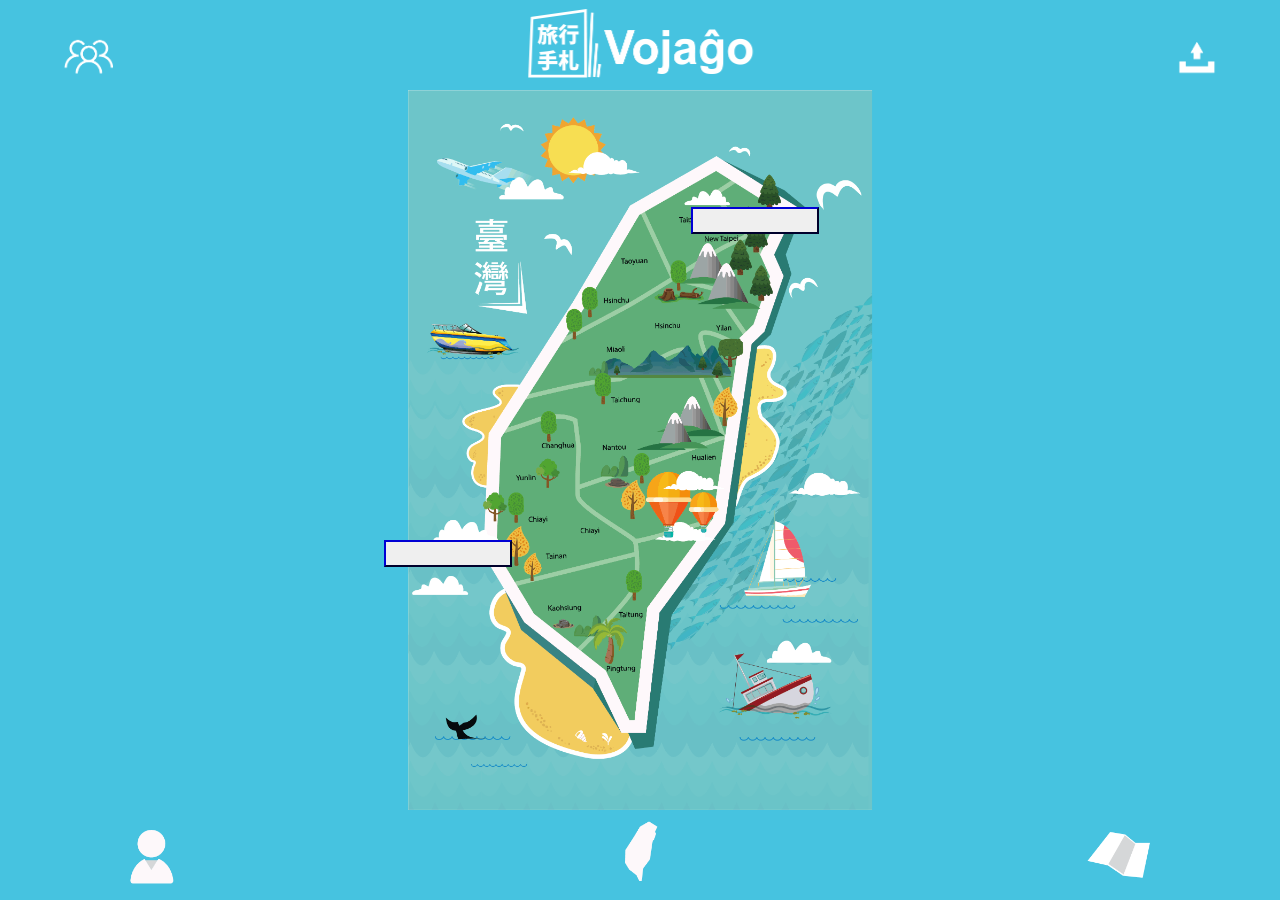
<file: homepage/homepage.html>
<!DOCTYPE html>
<html>
<head>
<meta charset="utf-8"/>
<link rel="stylesheet" type="text/css" href="homepage.css">
<script src="https://ajax.googleapis.com/ajax/libs/jquery/3.3.1/jquery.min.js"></script>
<script src="homepage.js"></script>
<script>

var x=0;
$(document).ready(function(){
	$("#friends").click(function(){
		if(x==0){
			$("#friend_list").animate({opacity:'1'});
			x++;
		}
		else{
			$("#friend_list").animate({opacity:'0'});
			x--;
		}
		console.log(x);
});
});
</script>
</head>
<body>
<div id="friend_list"></div>
<div class="banner" id="upper_banner">
	
	<img id="friends" src="assets/icon/01.png"/>
	<img id="logo_h" src="assets/icon/LOGOicon.png"/>
	<img id="logout" src="assets/icon/02.png"/>
</div>
<div id="map_bg">
	<img id="img_map" src="assets/map.gif"/>
</div>
<div class="banner" id="lower_banner">
	
<img id="profile" src="assets/icon/03.png"/>
<img id="homepage" src="assets/icon/profile.png"/>
<img id="map" src="assets/icon/05.png"/>

</div>
<button id="tainan_btn"/>
<button id="taipei_btn"/>



</body>
</html>
</file>
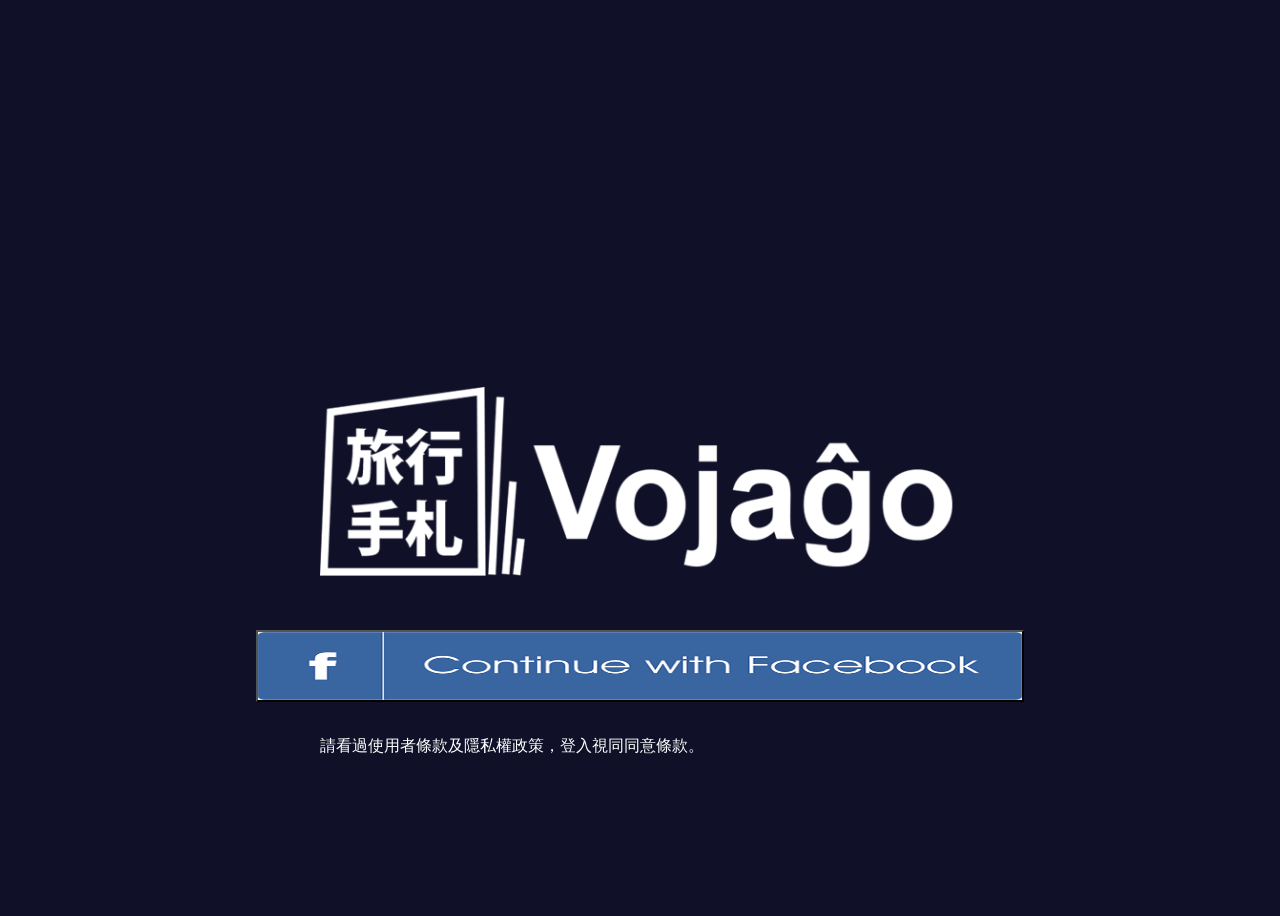
<file: login/login.html>
﻿<!DOCTYPE html>
<html>
<head>
<meta charset="utf-8"/>
<link rel="stylesheet" type="text/css" href="login.css">
<script src="https://ajax.googleapis.com/ajax/libs/jquery/3.3.1/jquery.min.js"></script>

<style>
div img{
width:100%;
height:auto;
}
</style>
</head>
<body>

<div id="logo">
	<img src="assets/logo.png">
</div>
<div id="word">
<p>請看過使用者條款及隱私權政策，登入視同同意條款。</p>
</div>
<button id="loginbtn"onclick="login()"></button>
<script src="fb.js"></script>
</body>
</html>
</file>
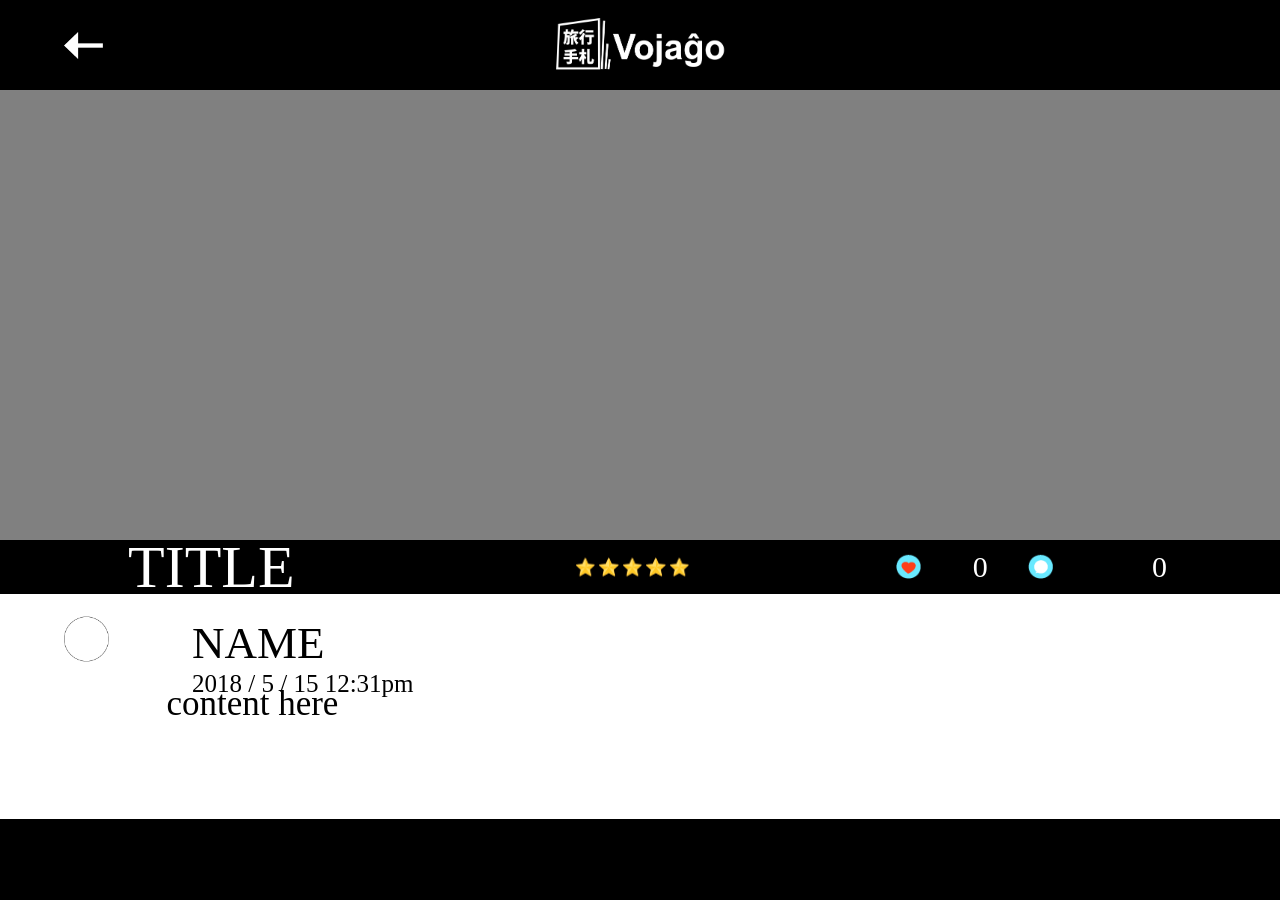
<file: post/post.html>
<!DOCTYPE html>
<html>
<head>
<meta charset="utf-8"/>
<link rel="stylesheet" type="text/css" href="post.css">
<script src="https://ajax.googleapis.com/ajax/libs/jquery/3.3.1/jquery.min.js"></script>
<script src="post.js"></script>
</head>
<body>

<div id="banner">
	<img id="back" src="assets/back.png"/>
	<img id="logo" src="assets/logo.png"/>
</div>
<div id="image"></div>

<div id="middle">
<div id="title">
	<div id="title_w">TITLE</div>
</div>
<div id="rating">
	<img class="star" id="star1" src="assets/star0.png"/>
	<img class="star" id="star2" src="assets/star0.png"/>
	<img class="star" id="star3" src="assets/star0.png"/>
	<img class="star" id="star4" src="assets/star0.png"/>
	<img class="star" id="star5" src="assets/star0.png"/>
</div>


<img id="like_icon" src="assets/like.png">

<div id="likes">
	<div id="like_count">0</div>
</div>

<img id="comment_icon" src="assets/comment.png">

<div id="comment">
	<div id="comment_count">0</div>
</div>
</div>

<div id="content">
	<div id="auther">
		<img id="auther_icon" src="assets/icon.png"/>
		<div id="auther_name">
			<div id="name">NAME</div>
			<div id="time">2018 / 5 / 15 12:31pm</div>
		</div>
	</div>
	<div id="content_w">content here</div>
</div>
<div id="bottom"></div>
</body>
</html>
</file>
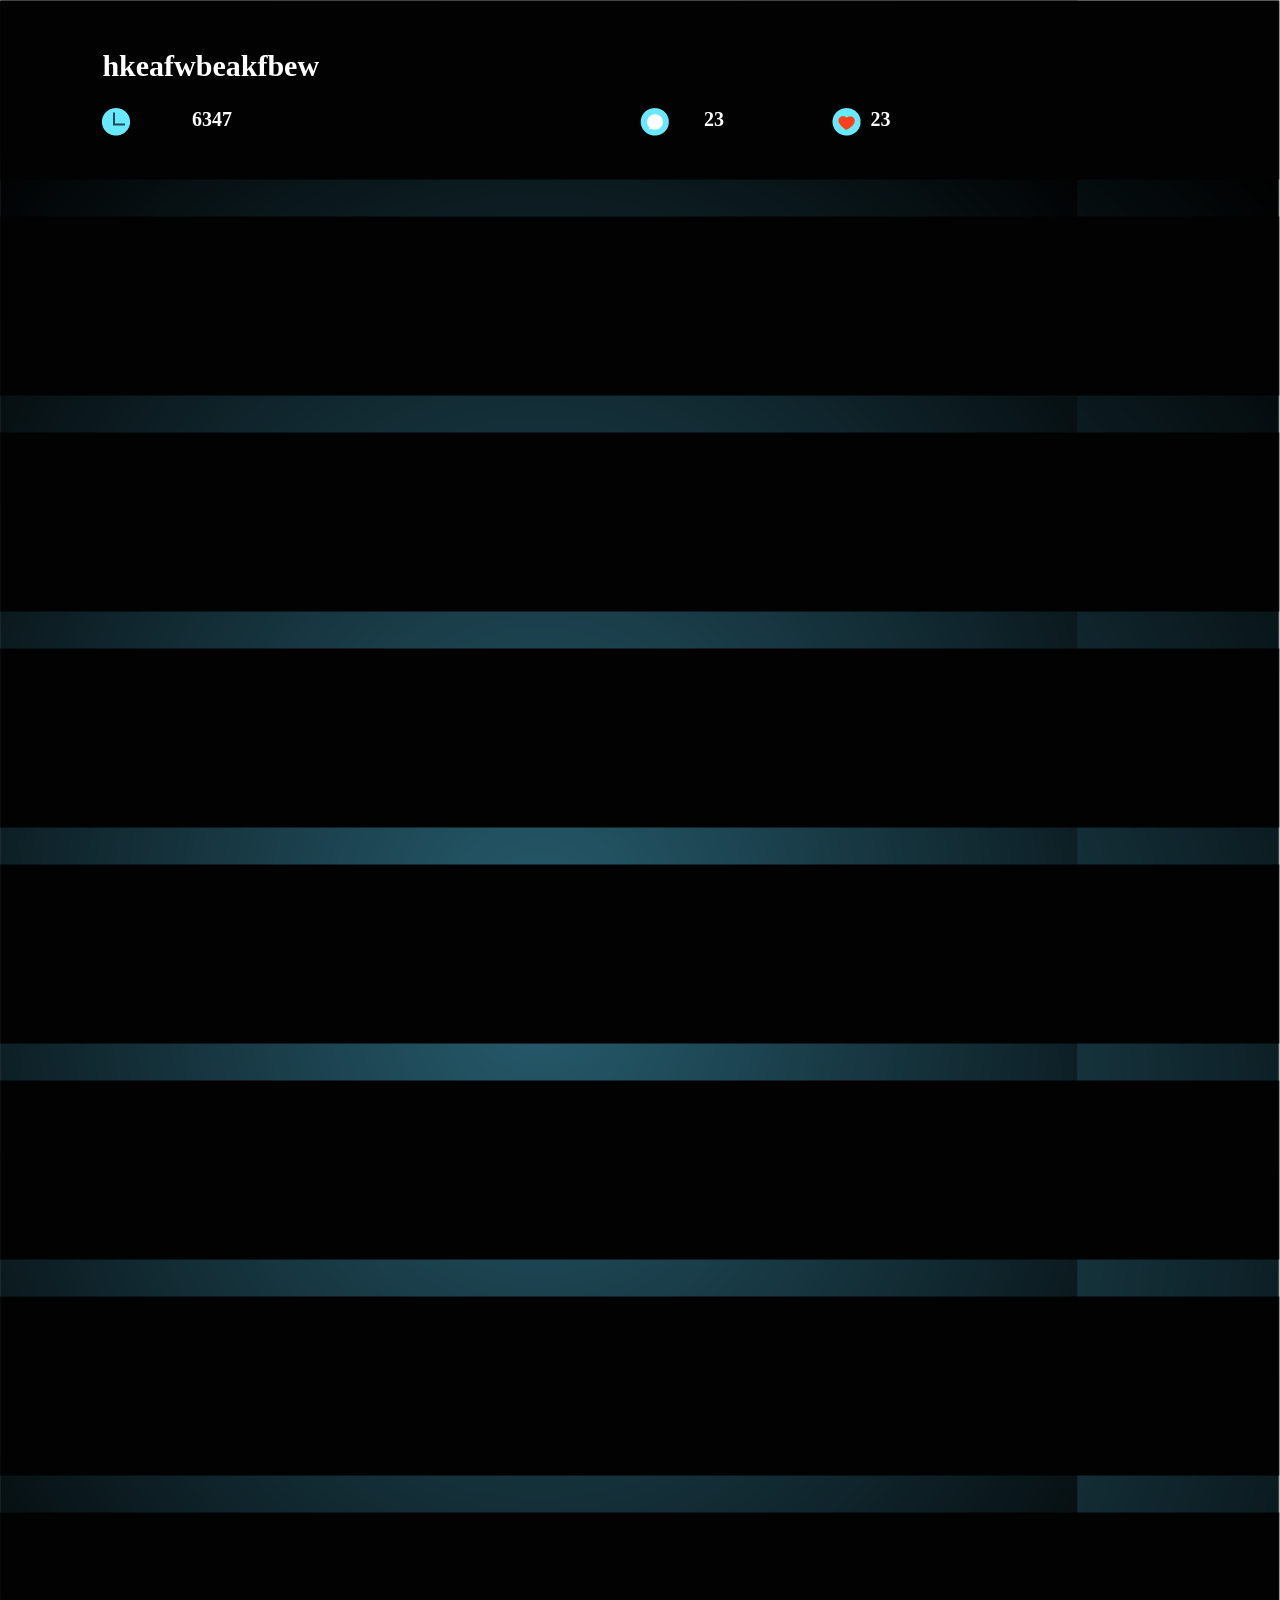
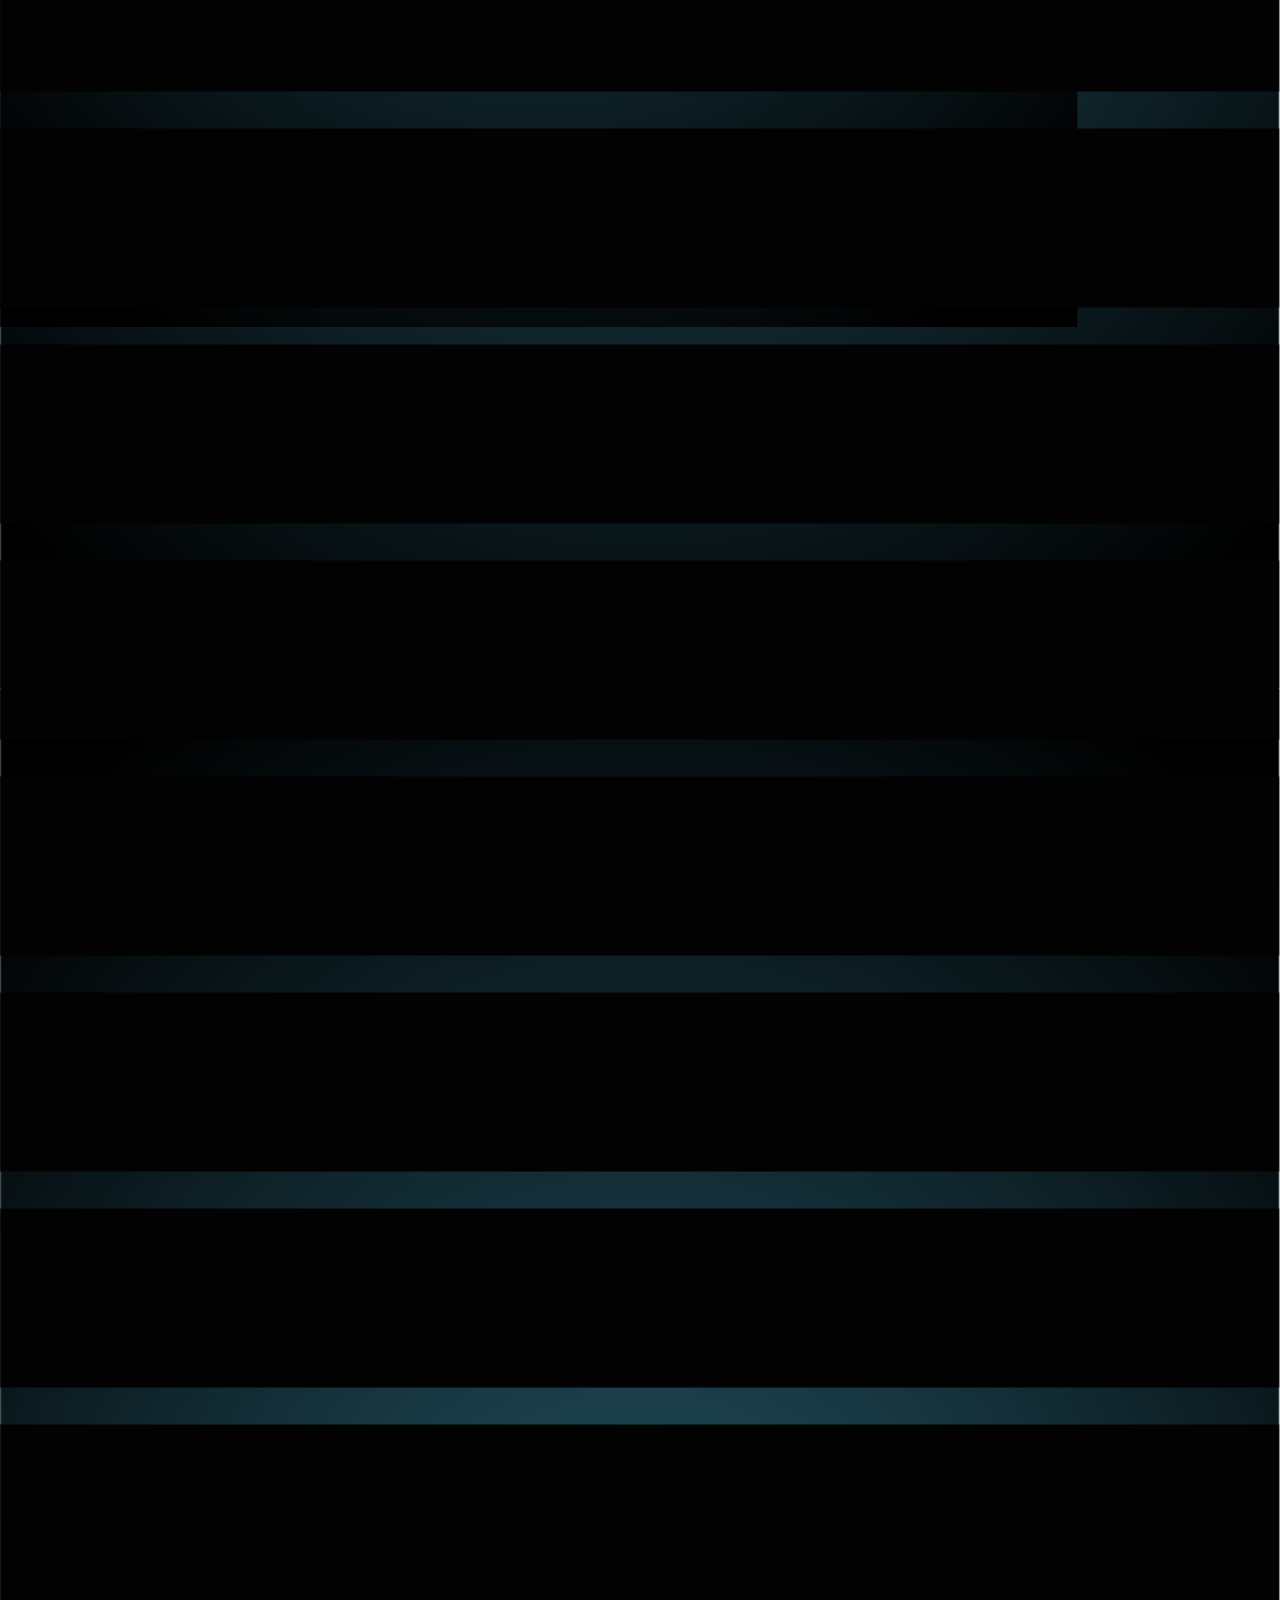
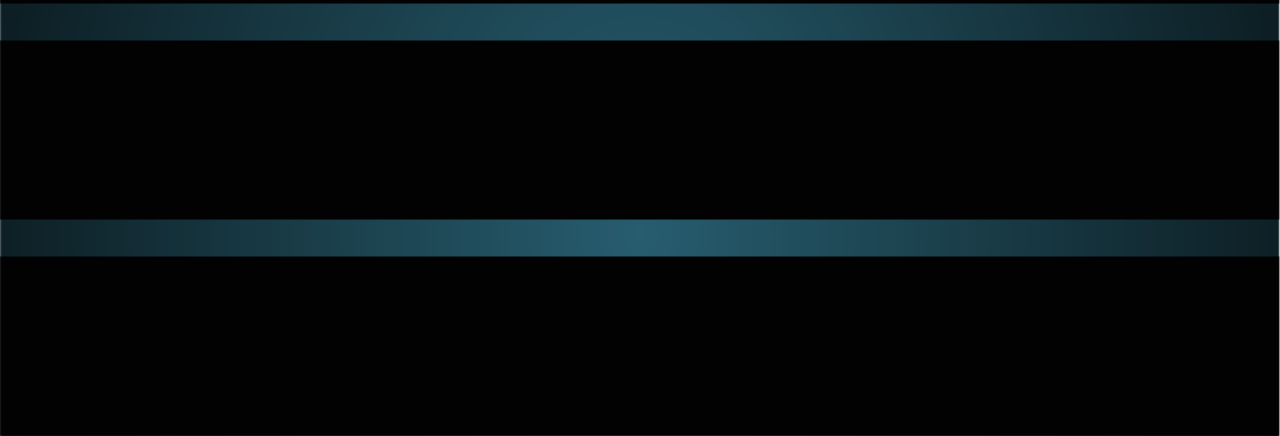
<file: house/letter/frame.html>
<!doctype>
<html>
  <head>
    <meta charset="utf-8">
    <title>frame</title>
    <link rel="stylesheet" type="text/css" href="frame.css">
    <script src="https://ajax.googleapis.com/ajax/libs/jquery/3.3.1/jquery.min.js"></script>
</head>
<body>
  <div class="back">
    <img src="./picture/background.png">
  </div>
  <div class="container">
    <div class="bar1">
      <div class="bar1_text">hkeafwbeakfbew</div>
      <img src="./picture/bar.png" width="100%" height="100%">
      <div class="bar1_p3"><img src="./picture/3.png"></div>  <!--clock-->
      <div class="bar1_time">6347</div>
      <div class="bar1_p1"><img src="./picture/1.png"></div>   <!--message-->
      <div class="bar1_message">23</div>
      <div class="bar1_p2"><img src="./picture/2.png"></div>    <!--heart-->
      <div class="bar1_heart">23</div>
    </div>
    <div class="bar2">
      <img src="./picture/bar.png" width="100%" height="100%"> 
    </div>
<div class="bar3">
      <img src="./picture/bar.png" width="100%" height="100%"> 
    </div>
 <div class="bar4">
      <img src="./picture/bar.png" width="100%" height="100%"> 
    </div>
    <div class="bar5">
      <img src="./picture/bar.png" width="100%" height="100%"> 
    </div>
<div class="bar6">
      <img src="./picture/bar.png" width="100%" height="100%"> 
    </div>
   <div class="bar7">
      <img src="./picture/bar.png" width="100%" height="100%"> 
    </div>
    <div class="bar8">
      <img src="./picture/bar.png" width="100%" height="100%"> 
    </div>
<div class="bar9">
      <img src="./picture/bar.png" width="100%" height="100%"> 
    </div>
<div class="bar10">
      <img src="./picture/bar.png" width="100%" height="100%"> 
    </div>
   <div class="bar11">
      <img src="./picture/bar.png" width="100%" height="100%"> 
    </div>
    <div class="bar12">
      <img src="./picture/bar.png" width="100%" height="100%"> 
    </div>
<div class="bar13">
      <img src="./picture/bar.png" width="100%" height="100%"> 
    </div>
<div class="bar14">
      <img src="./picture/bar.png" width="100%" height="100%"> 
    </div>
   <div class="bar15">
      <img src="./picture/bar.png" width="100%" height="100%"> 
    </div>
    <div class="bar16">
      <img src="./picture/bar.png" width="100%" height="100%"> 
    </div>
<div class="bar17">
      <img src="./picture/bar.png" width="100%" height="100%"> 
    </div>
    </div>

    </div>
</body>
<script src="./letter.js"></script>
</html>
</file>
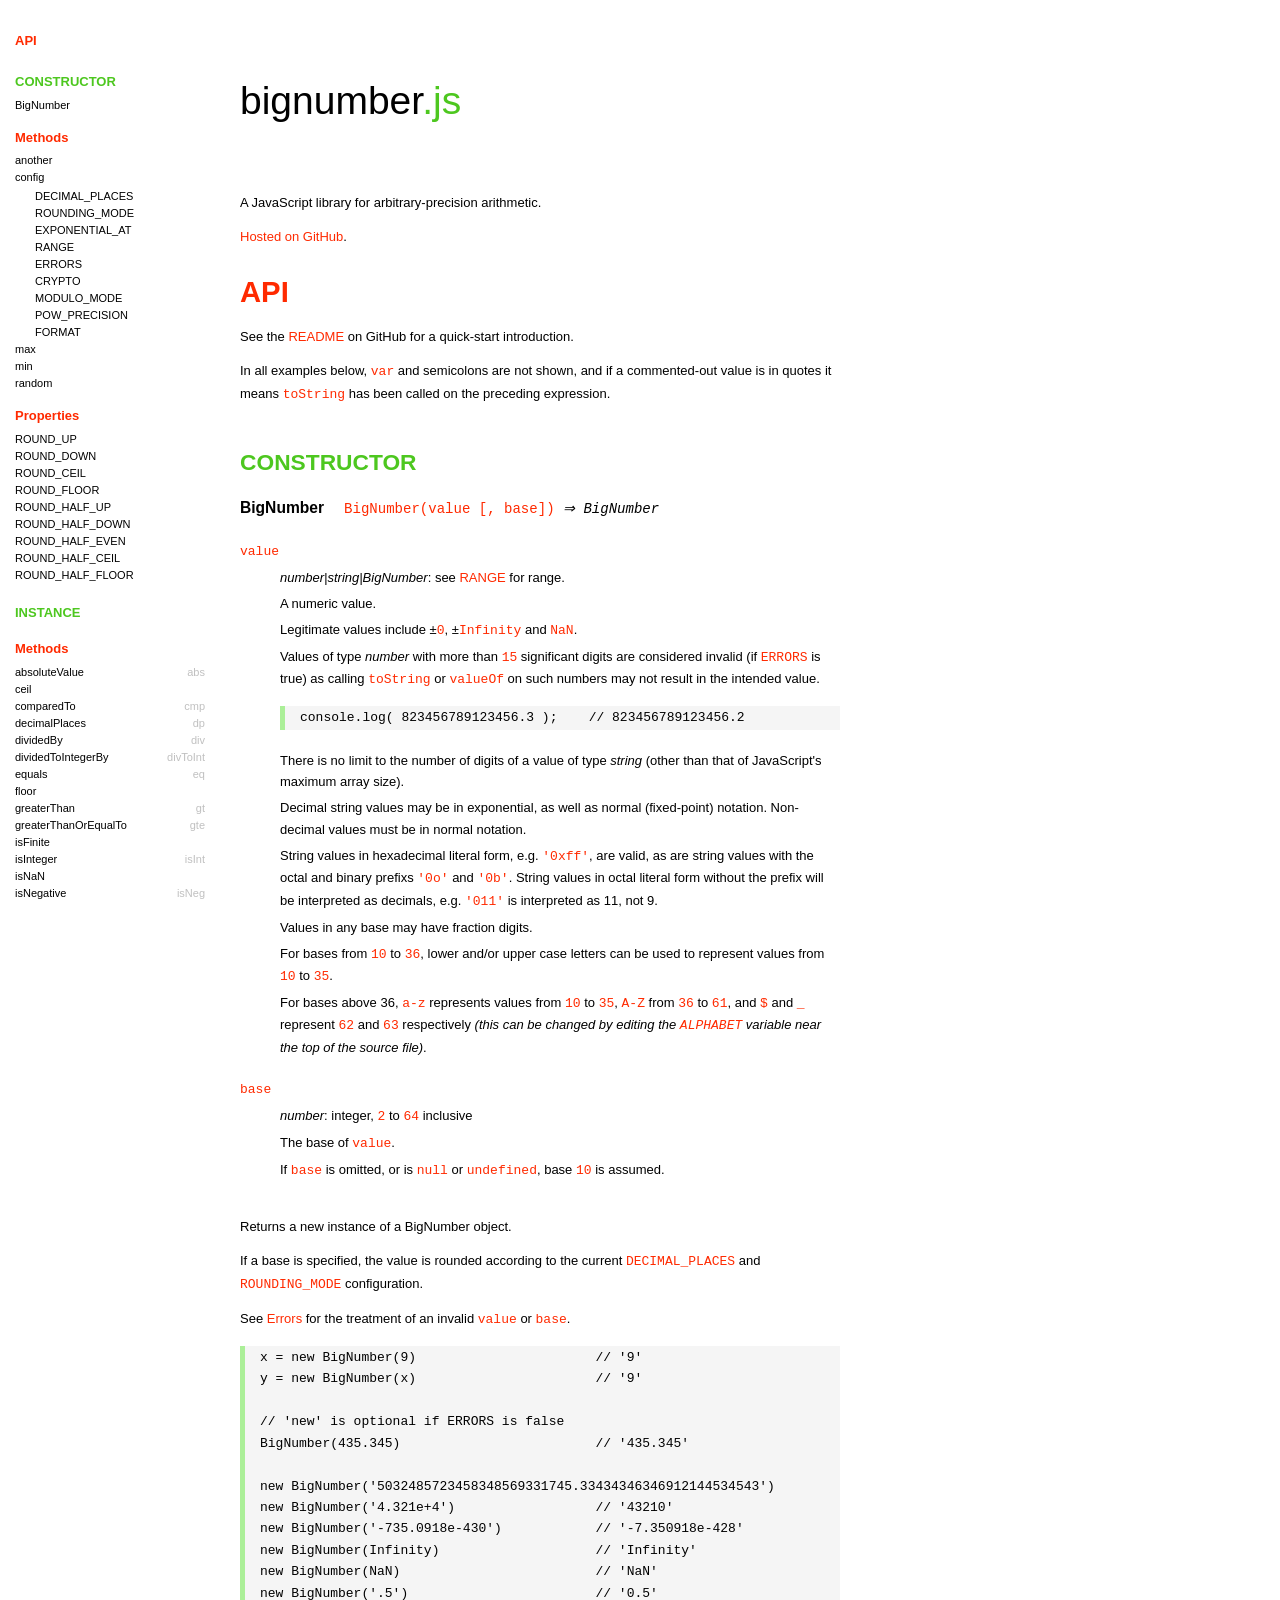
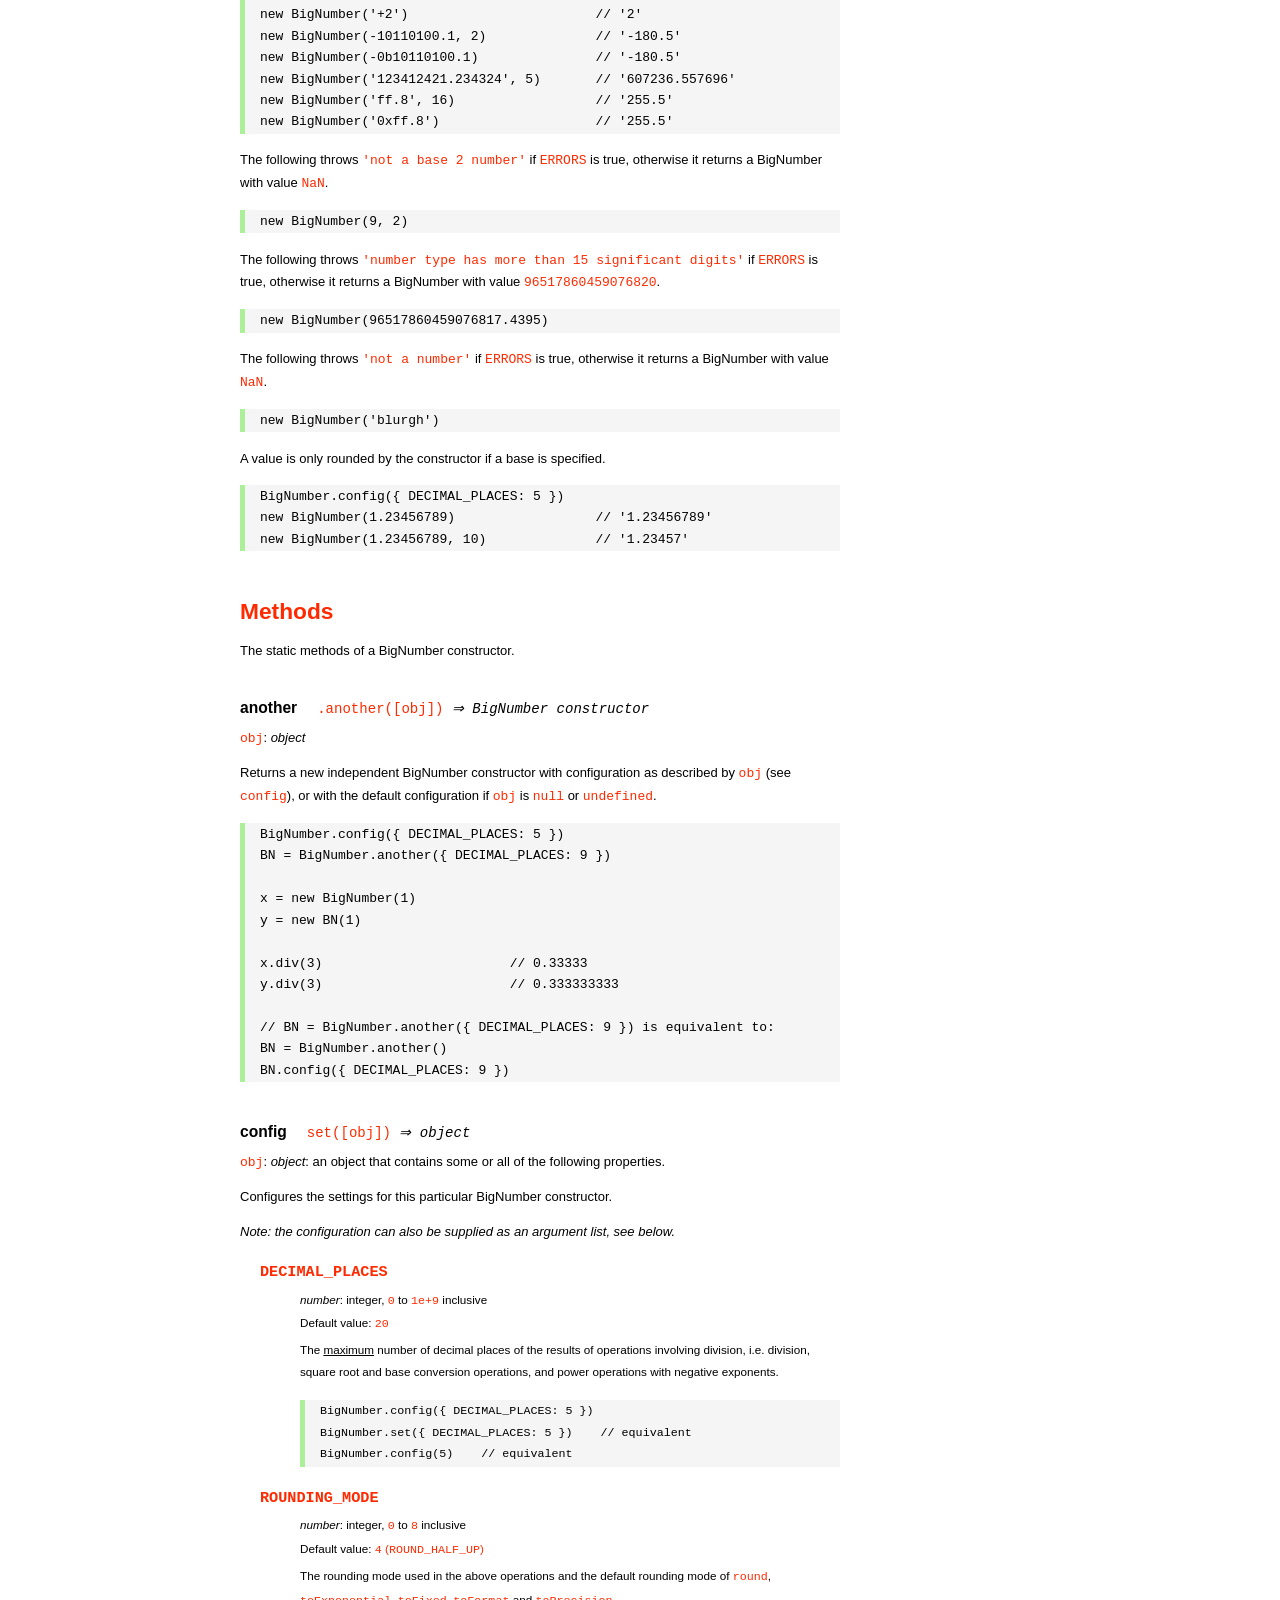
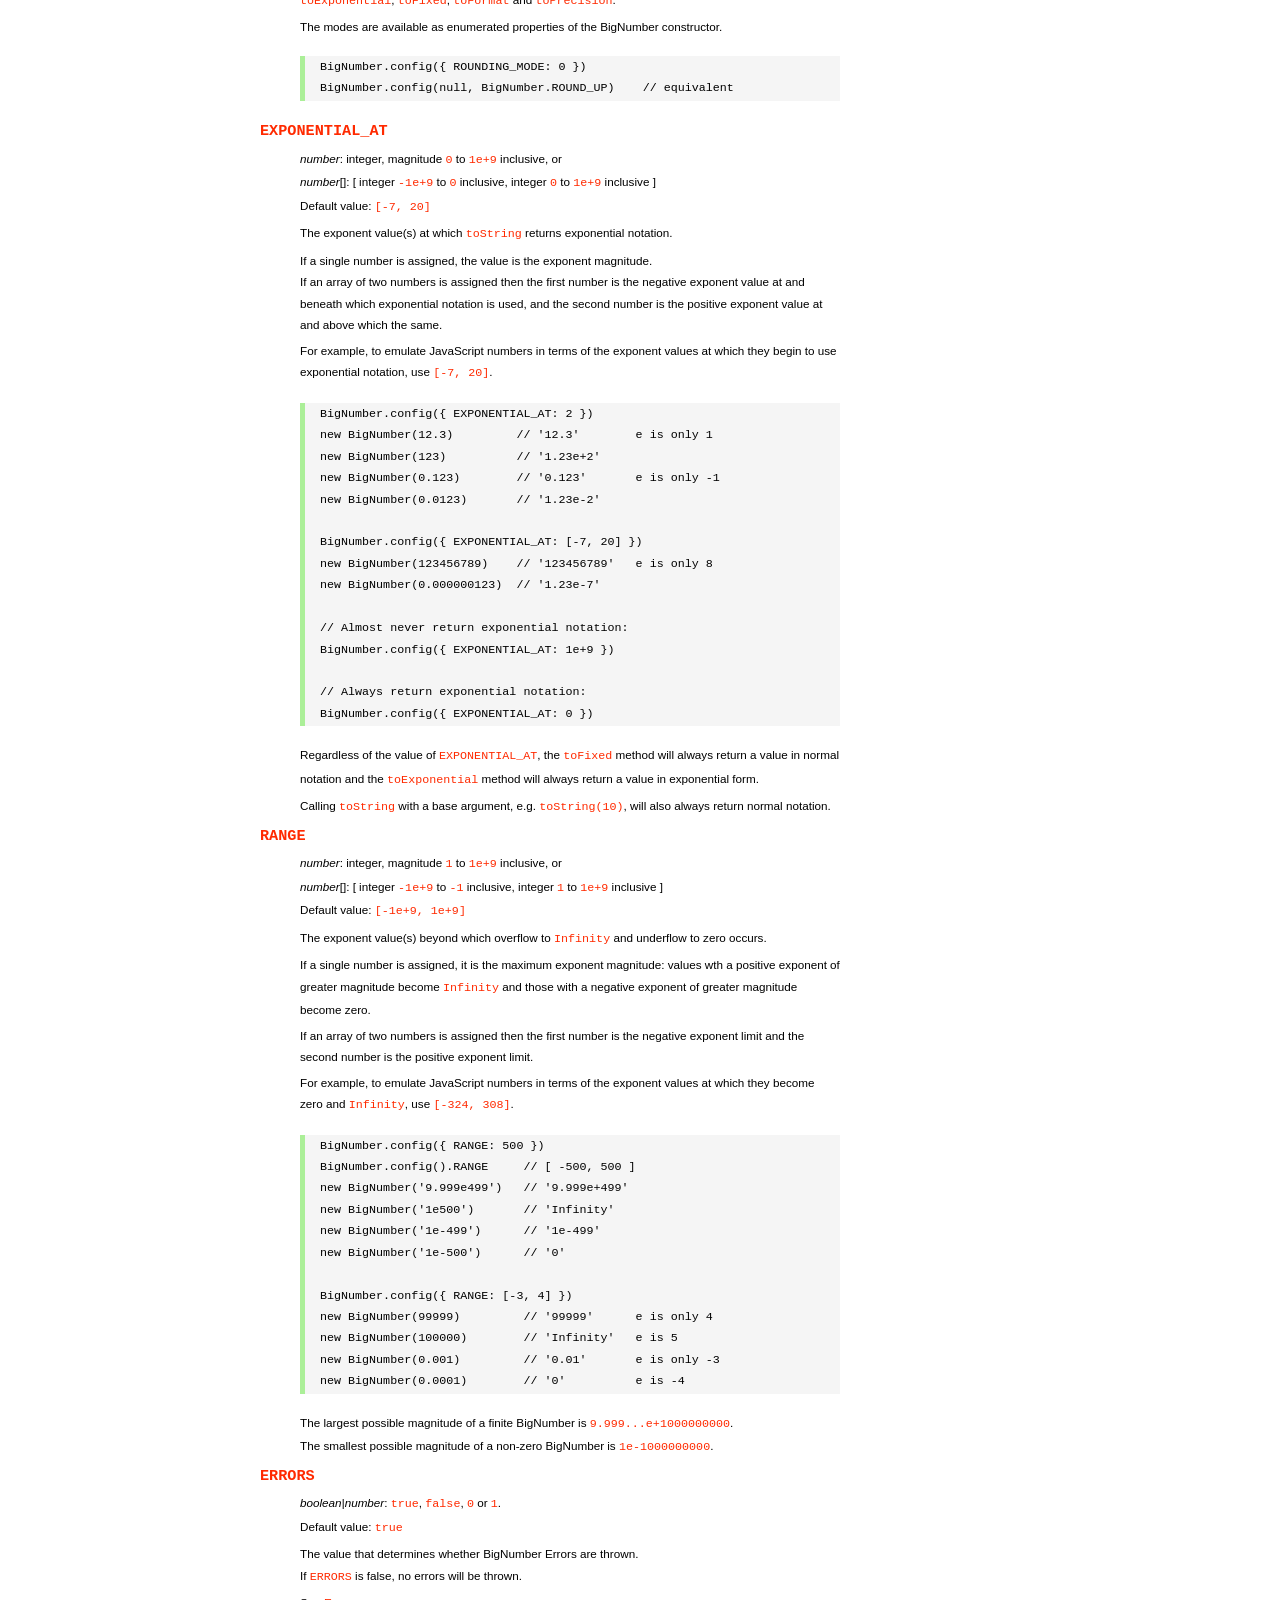
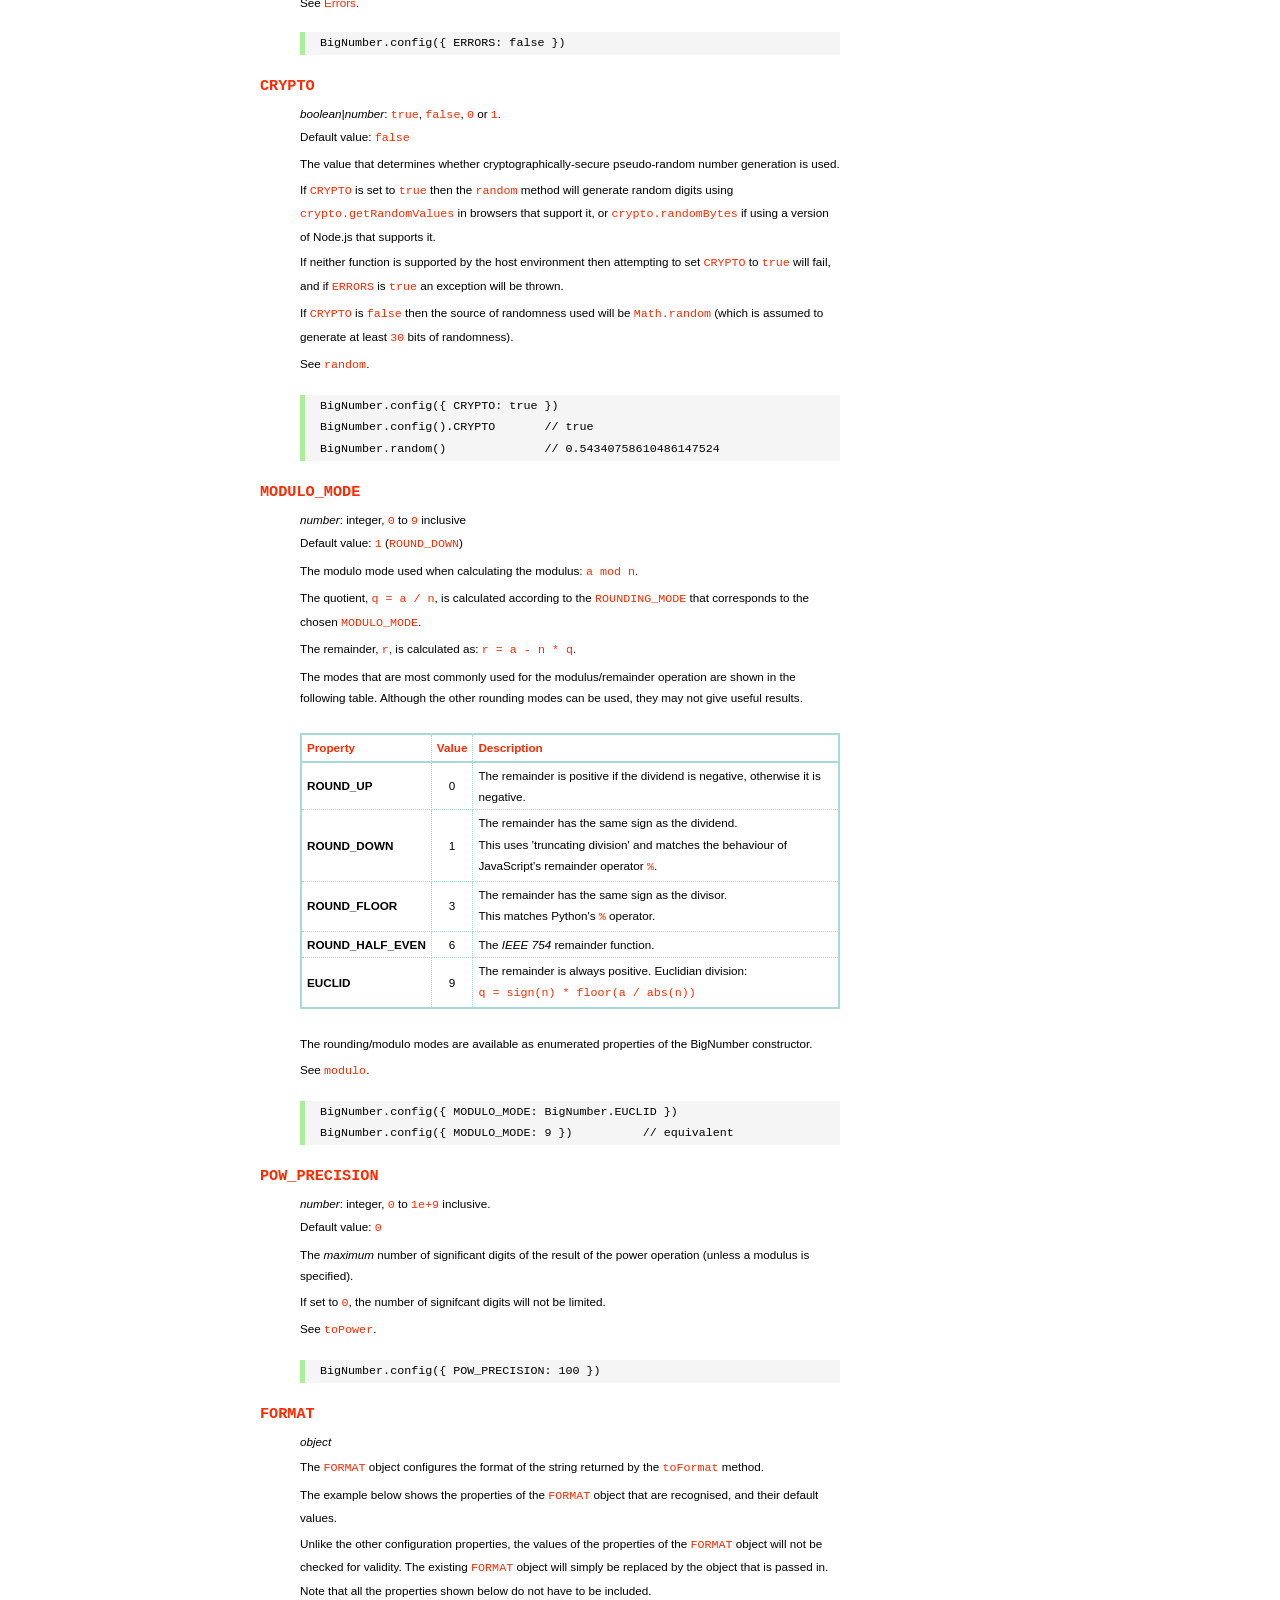
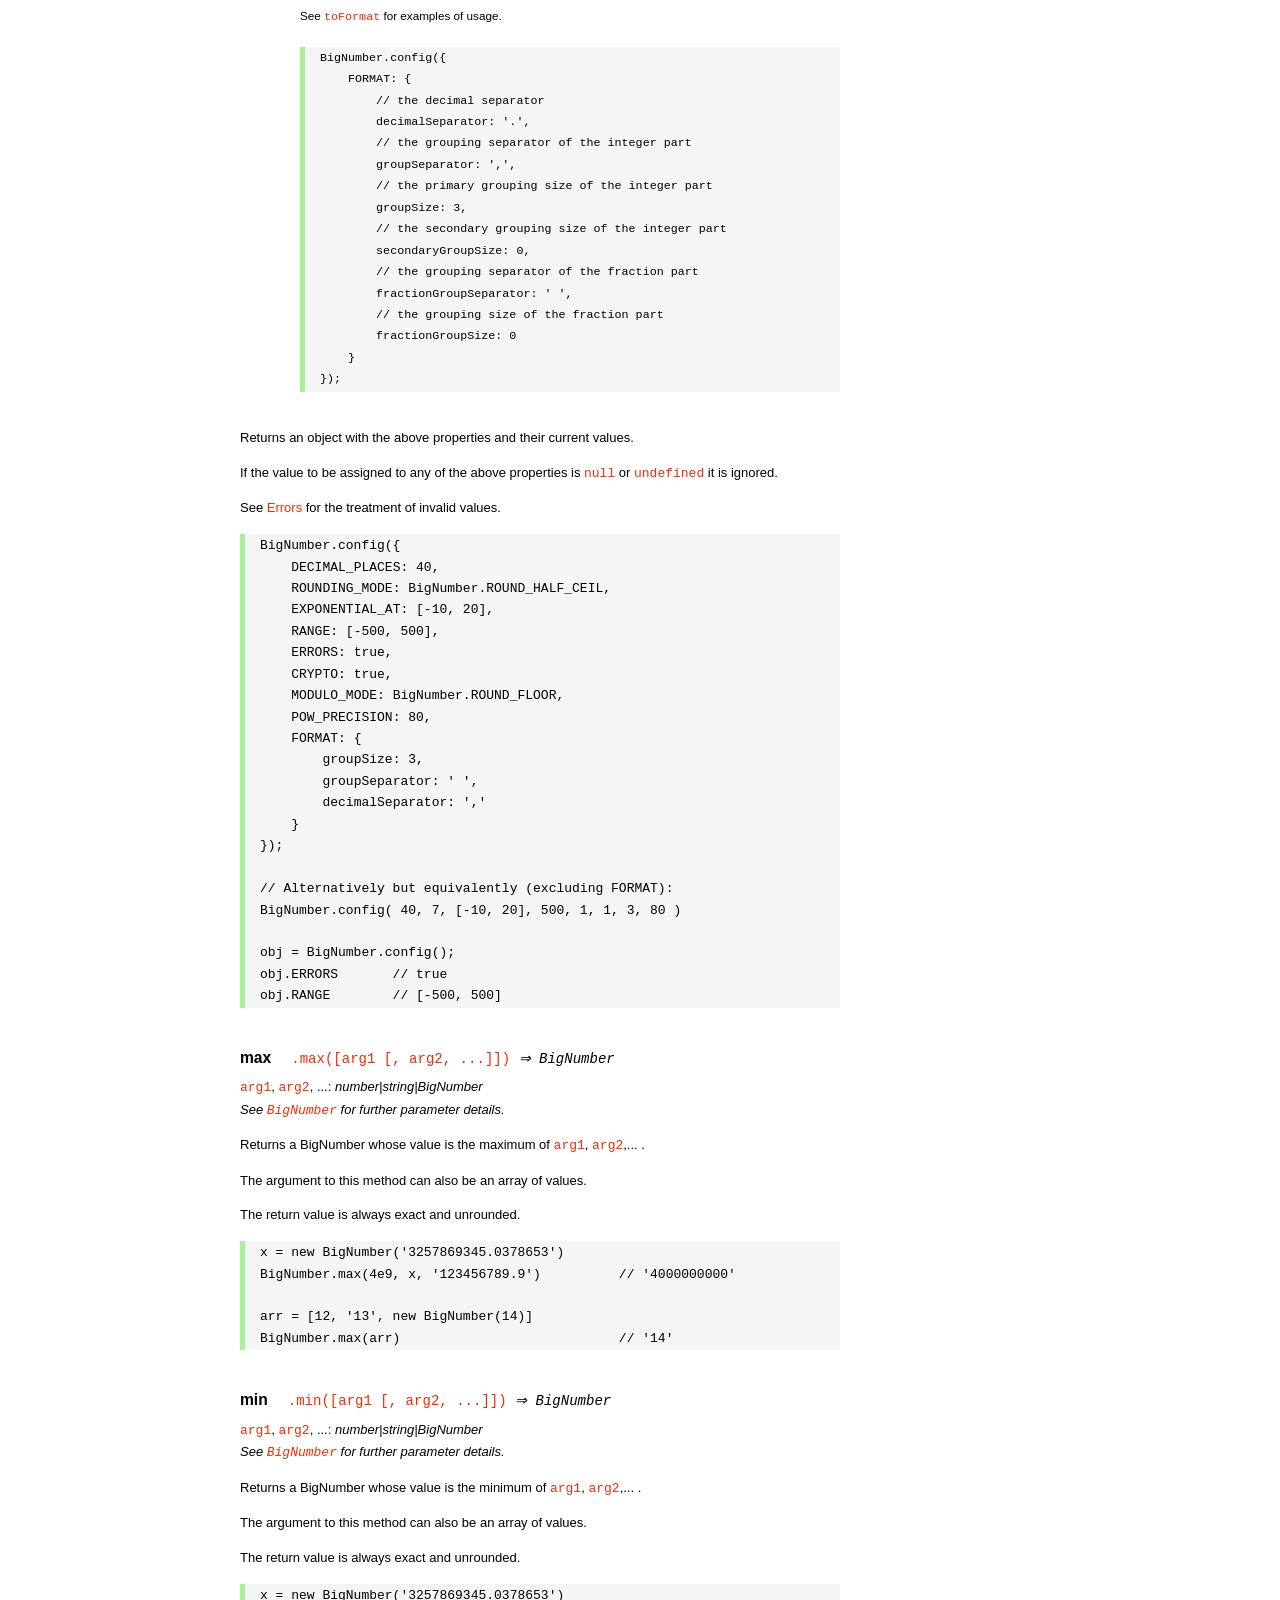
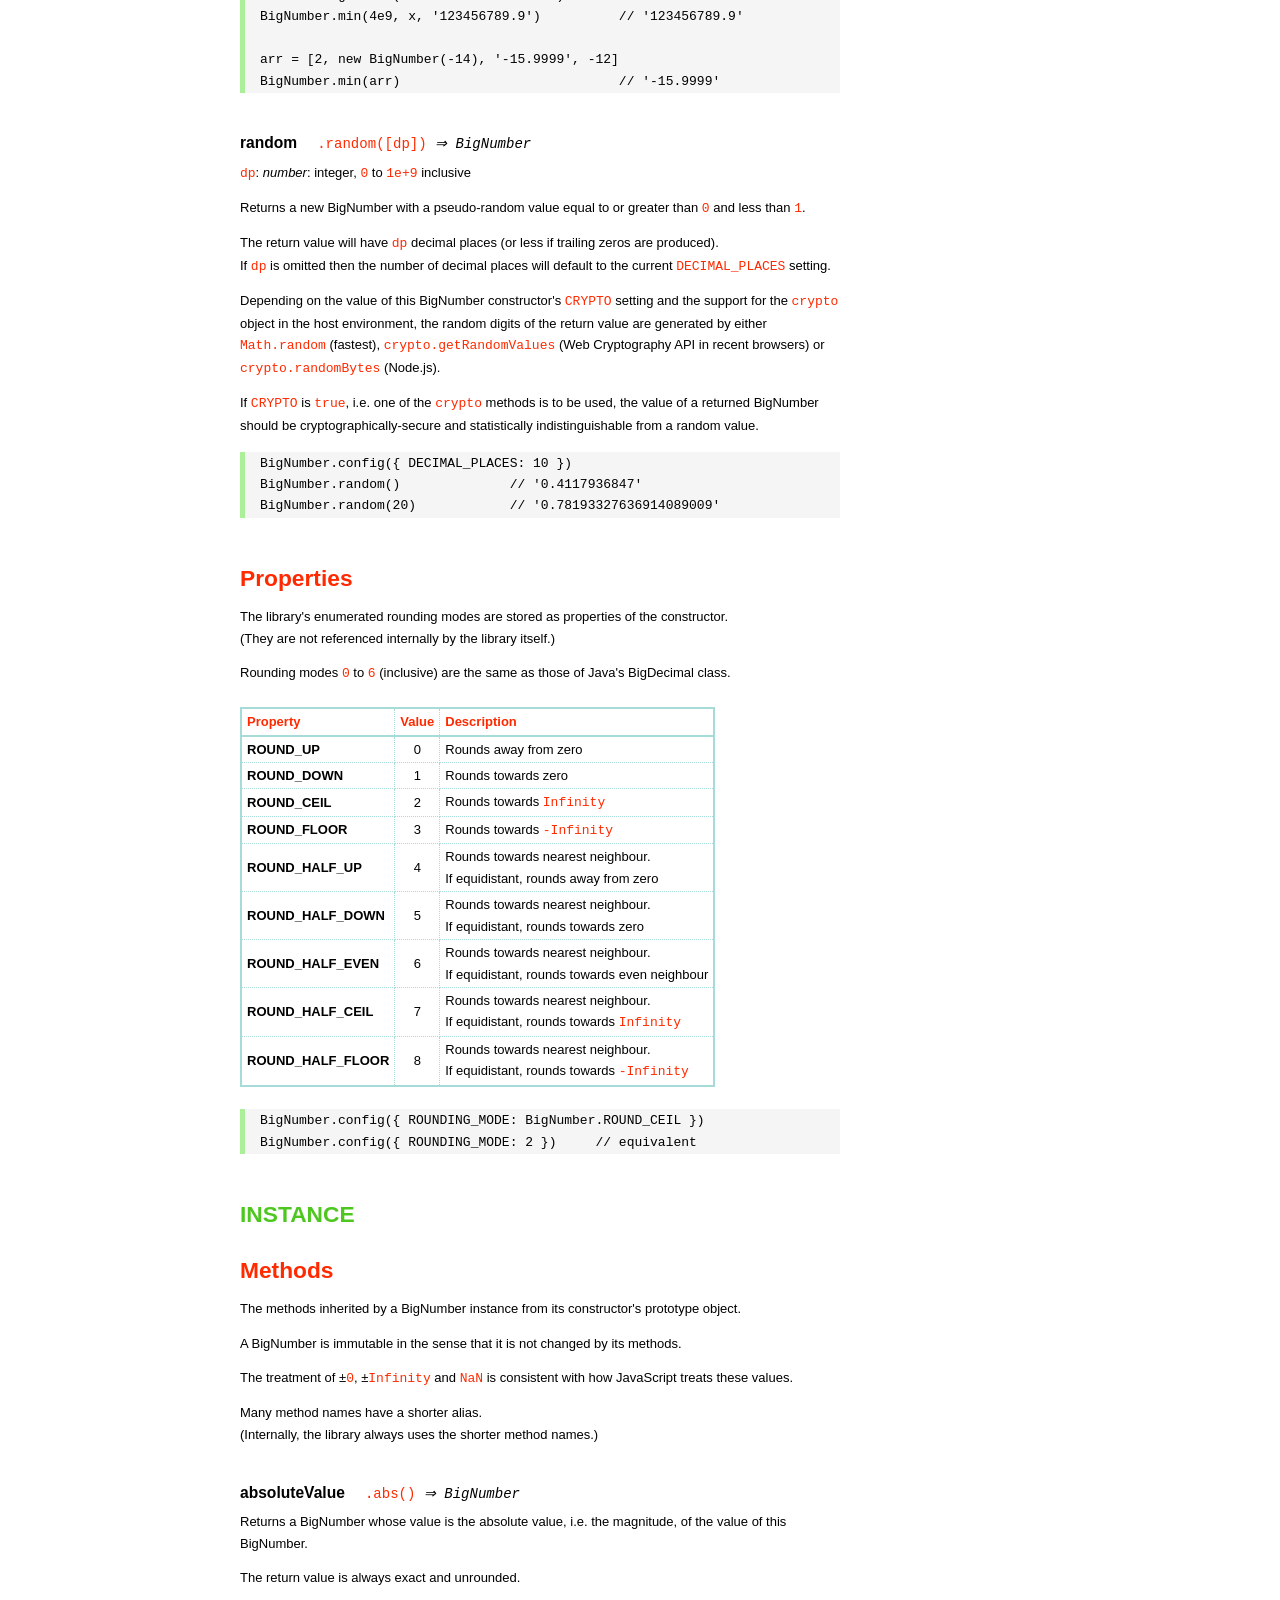
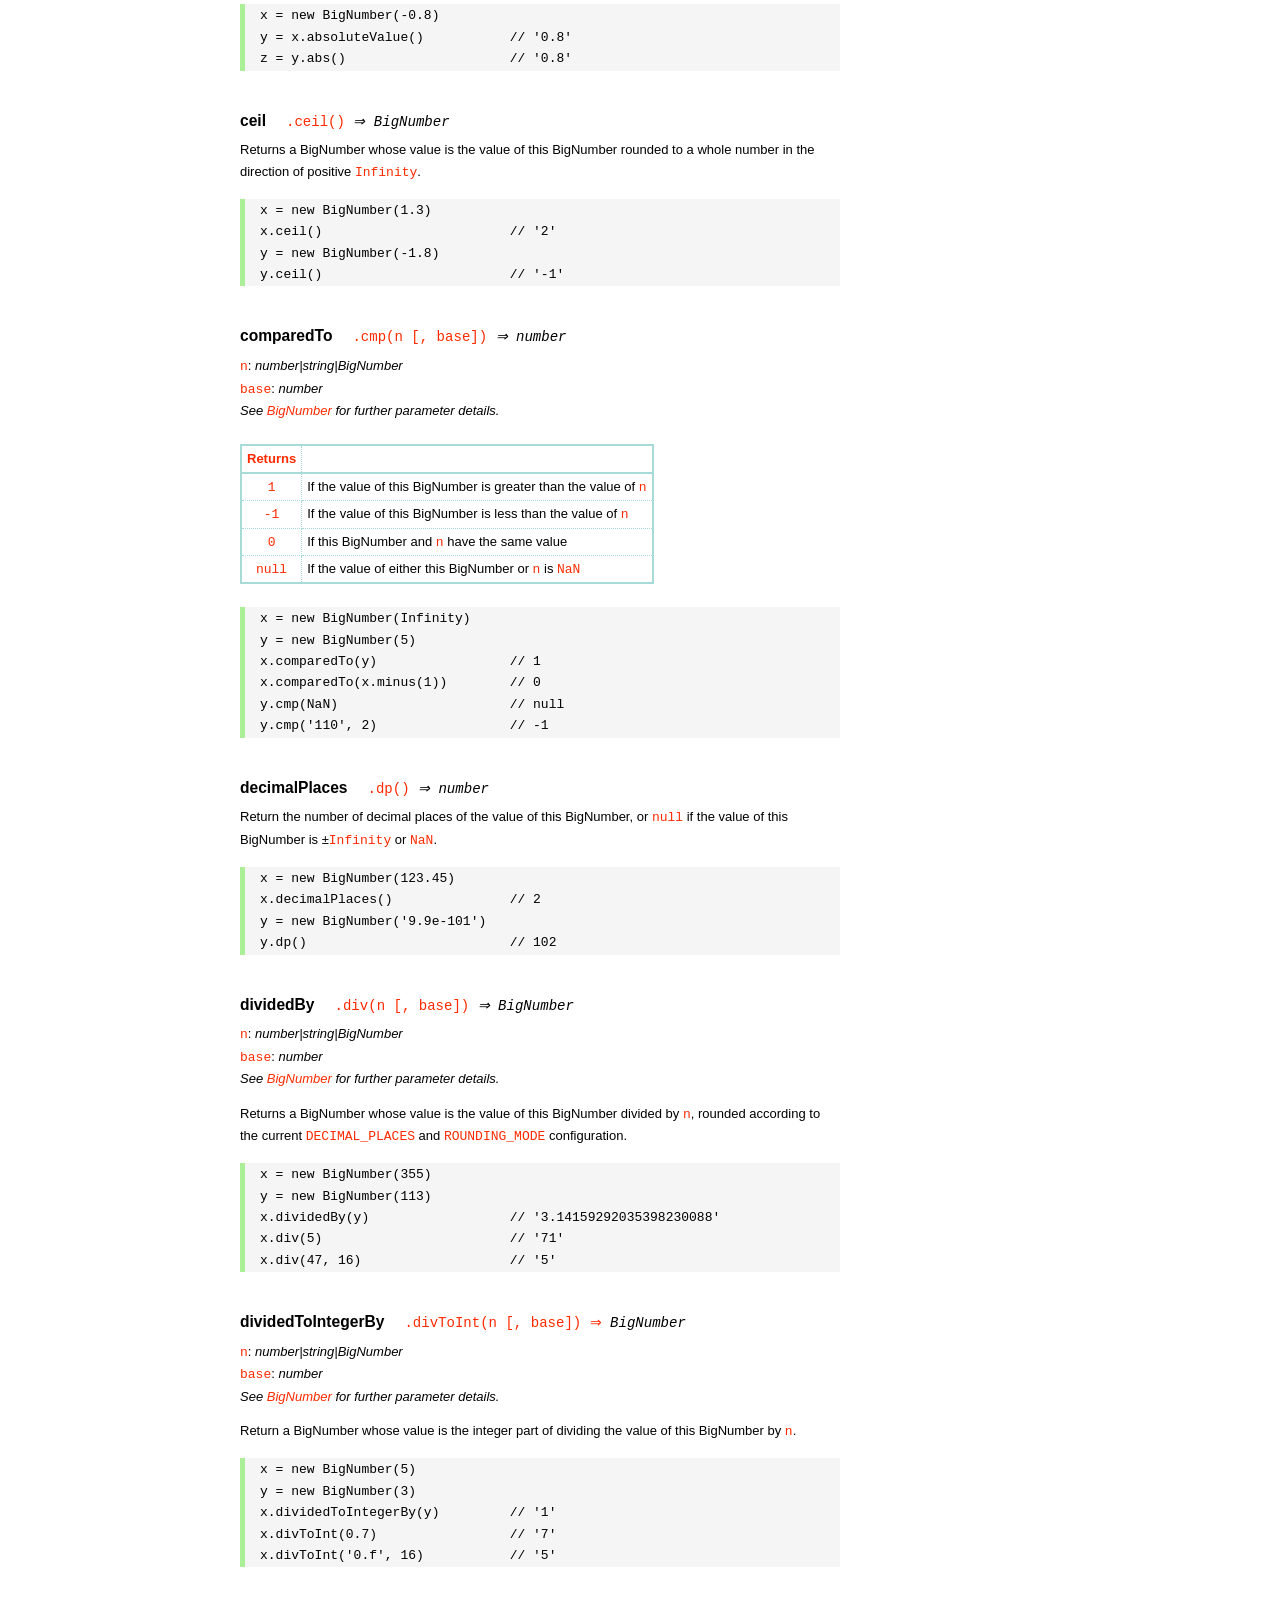
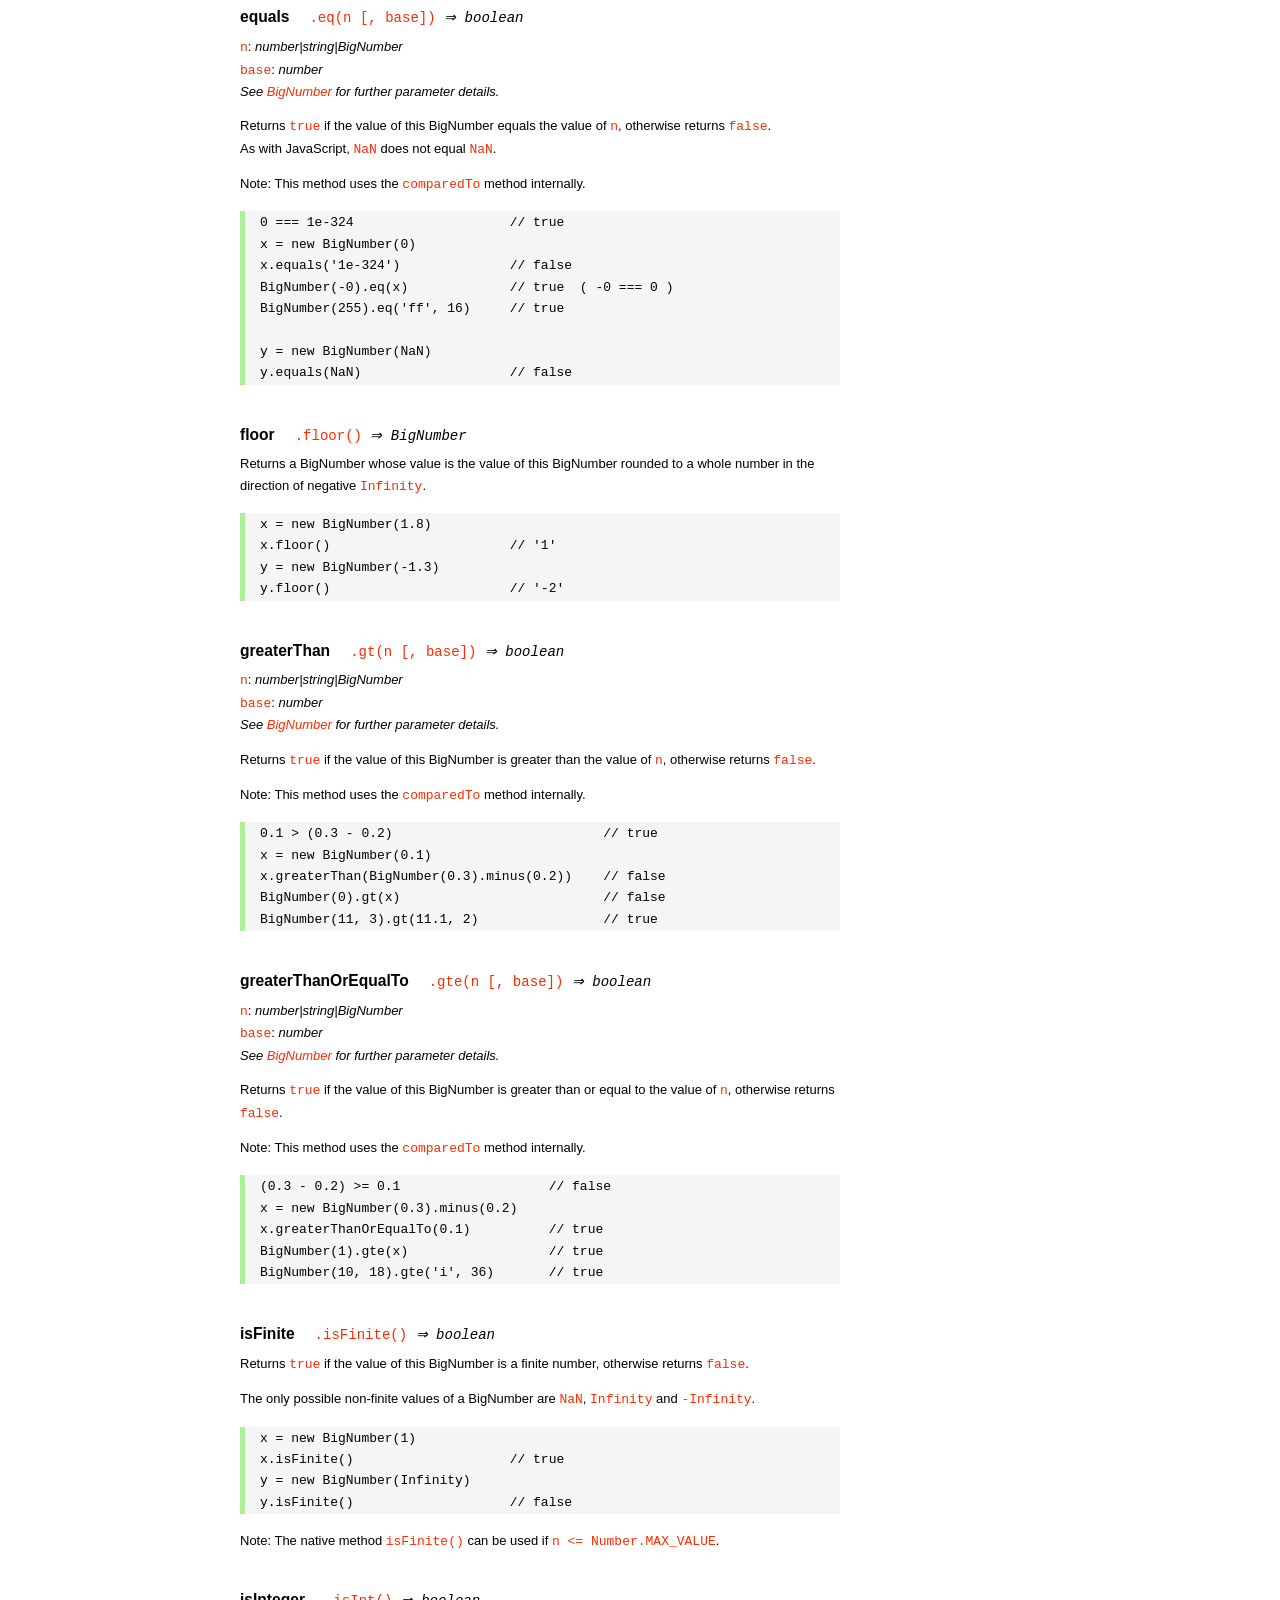
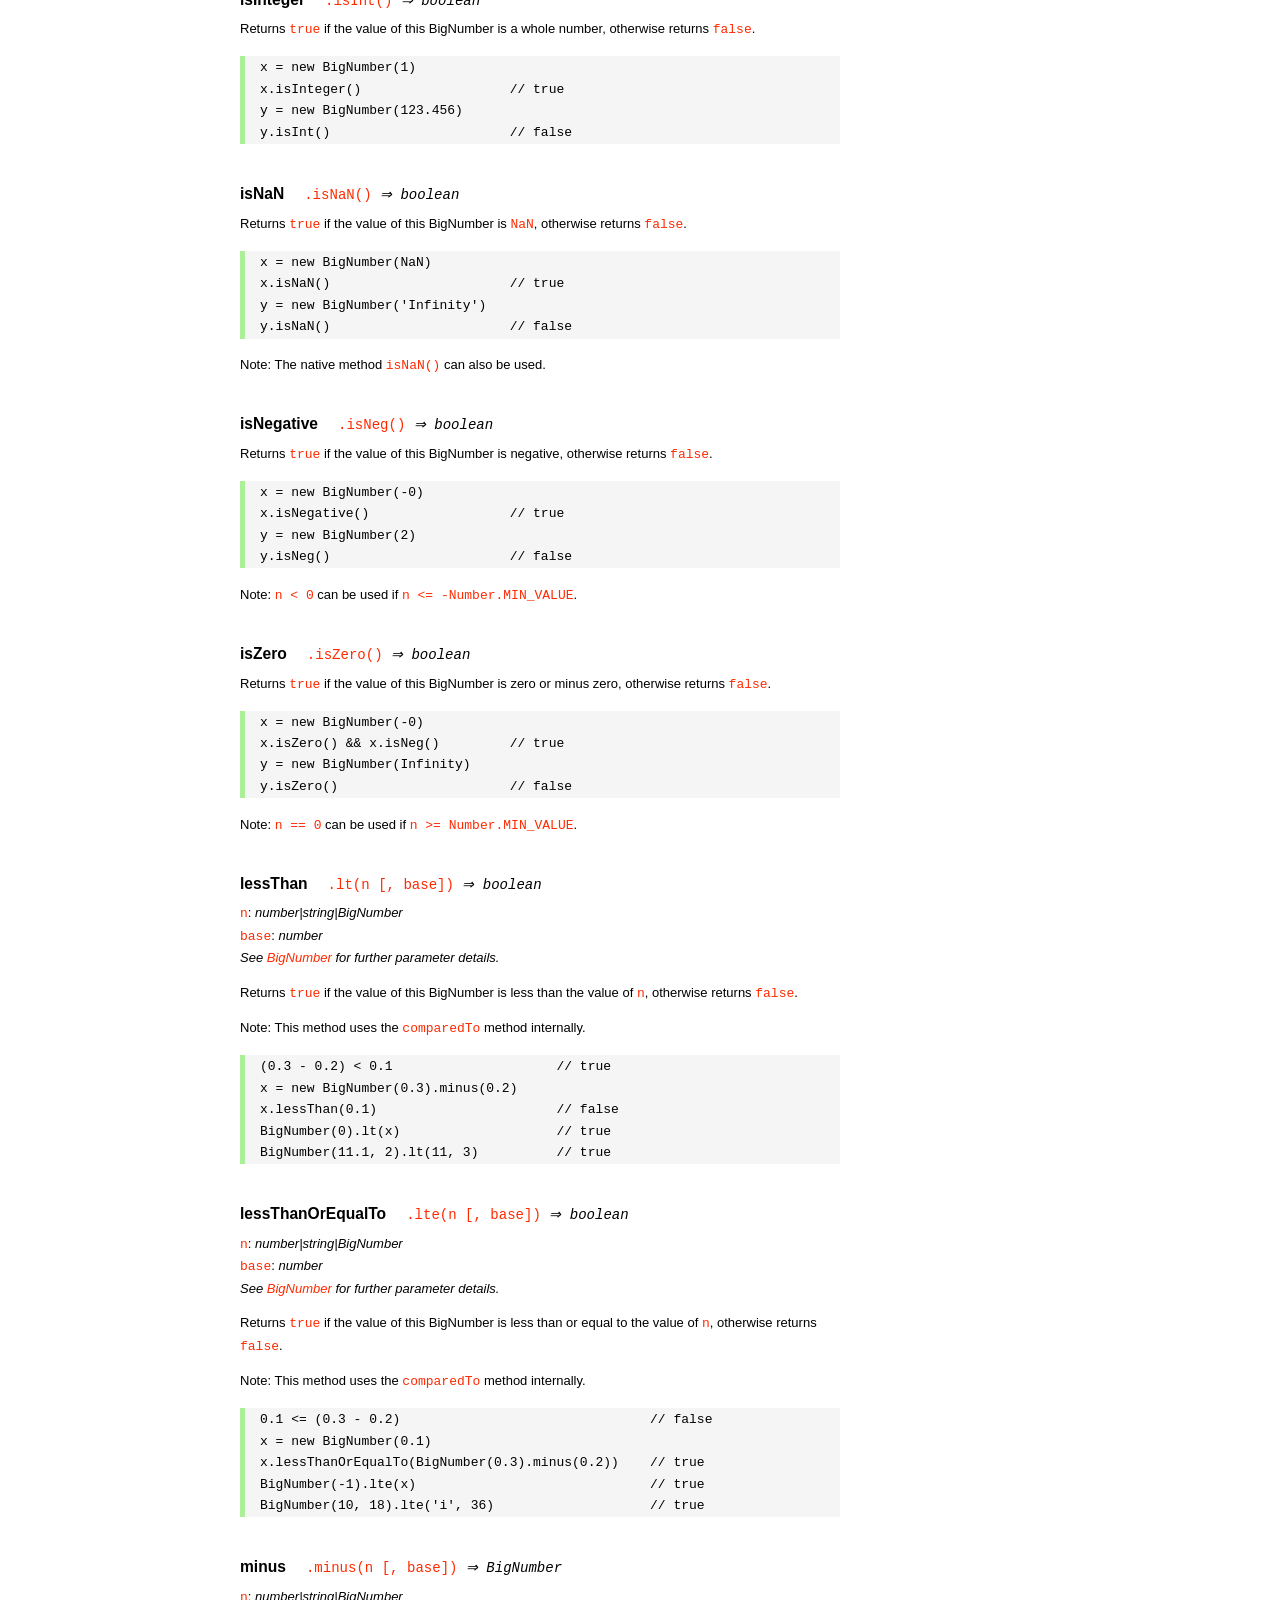
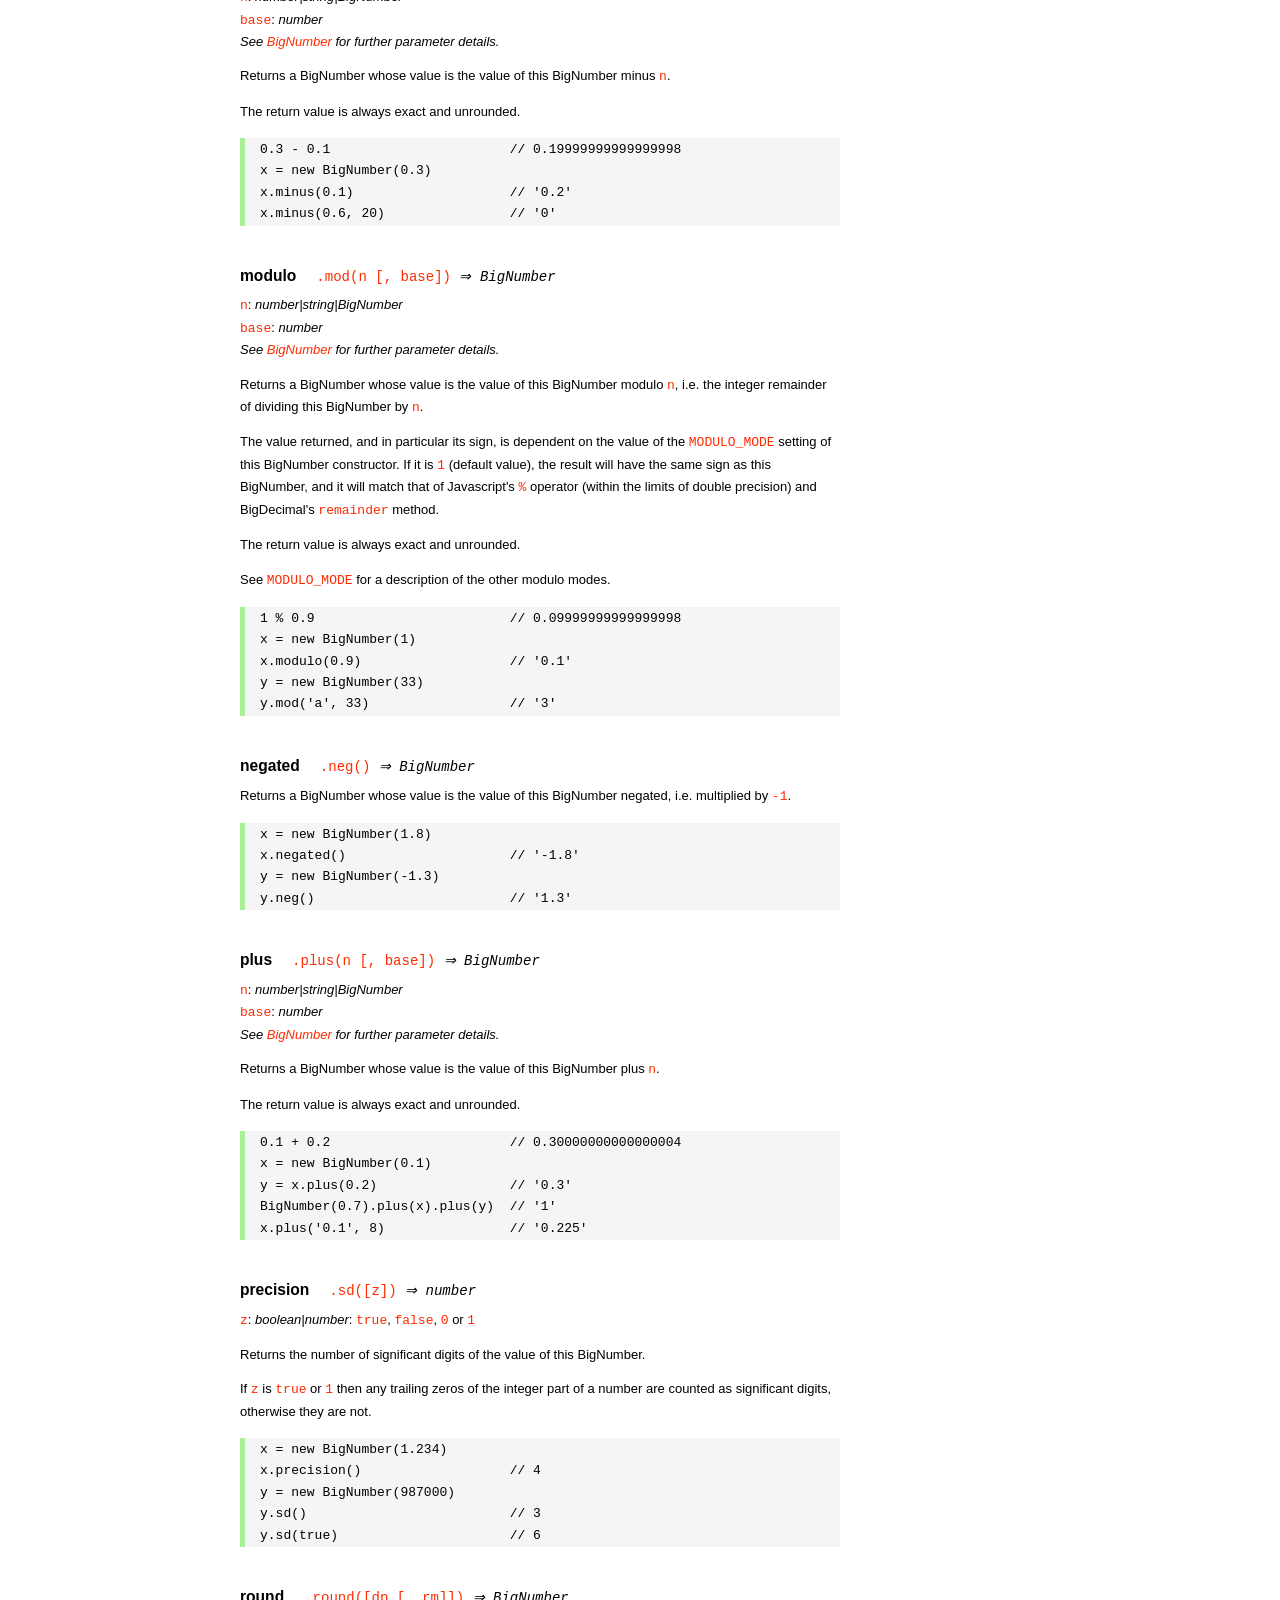
<file: house/node_modules/bignumber.js/doc/API.html>
<!DOCTYPE HTML>
<html>
<head>
<meta charset="utf-8">
<meta http-equiv="X-UA-Compatible" content="IE=edge">
<meta name="Author" content="M Mclaughlin">
<title>bignumber.js API</title>
<style>
html{font-size:100%}
body{background:#fff;font-family:"Helvetica Neue",Helvetica,Arial,sans-serif;font-size:13px;
  line-height:1.65em;min-height:100%;margin:0}
body,i{color:#000}
.nav{background:#fff;position:fixed;top:0;bottom:0;left:0;width:200px;overflow-y:auto;
  padding:15px 0 30px 15px}
div.container{width:600px;margin:50px 0 50px 240px}
p{margin:0 0 1em;width:600px}
pre,ul{margin:1em 0}
h1,h2,h3,h4,h5{margin:0;padding:1.5em 0 0}
h1,h2{padding:.75em 0}
h1{font:400 3em Verdana,sans-serif;color:#000;margin-bottom:1em}
h2{font-size:2.25em;color:#ff2a00}
h3{font-size:1.75em;color:#4dc71f}
h4{font-size:1.75em;color:#ff2a00;padding-bottom:.75em}
h5{font-size:1.2em;margin-bottom:.4em}
h6{font-size:1.1em;margin-bottom:0.8em;padding:0.5em 0}
dd{padding-top:.35em}
dt{padding-top:.5em}
b{font-weight:700}
dt b{font-size:1.3em}
a,a:visited{color:#ff2a00;text-decoration:none}
a:active,a:hover{outline:0;text-decoration:underline}
.nav a,.nav b,.nav a:visited{display:block;color:#ff2a00;font-weight:700; margin-top:15px}
.nav b{color:#4dc71f;margin-top:20px;cursor:default;width:auto}
ul{list-style-type:none;padding:0 0 0 20px}
.nav ul{line-height:14px;padding-left:0;margin:5px 0 0}
.nav ul a,.nav ul a:visited,span{display:inline;color:#000;font-family:Verdana,Geneva,sans-serif;
  font-size:11px;font-weight:400;margin:0}
.inset,ul.inset{margin-left:20px}
.inset{font-size:.9em}
.nav li{width:auto;margin:0 0 3px}
.alias{font-style:italic;margin-left:20px}
table{border-collapse:collapse;border-spacing:0;border:2px solid #a7dbd8;margin:1.75em 0;padding:0}
td,th{text-align:left;margin:0;padding:2px 5px;border:1px dotted #a7dbd8}
th{border-top:2px solid #a7dbd8;border-bottom:2px solid #a7dbd8;color:#ff2a00}
code,pre{font-family:Consolas, monaco, monospace;font-weight:400}
pre{background:#f5f5f5;white-space:pre-wrap;word-wrap:break-word;border-left:5px solid #abef98;
  padding:1px 0 1px 15px;margin:1.2em 0}
code,.nav-title{color:#ff2a00}
.end{margin-bottom:25px}
.centre{text-align:center}
.error-table{font-size:13px;width:100%}
#faq{margin:3em 0 0}
li span{float:right;margin-right:10px;color:#c0c0c0}
#js{font:inherit;color:#4dc71f}
</style>
</head>
<body>

  <div class="nav">

    <a class='nav-title' href="#">API</a>

    <b> CONSTRUCTOR </b>
    <ul>
      <li><a href="#bignumber">BigNumber</a></li>
    </ul>

    <a href="#methods">Methods</a>
    <ul>
      <li><a href="#another">another</a></li>
      <li><a href="#config" >config</a></li>
      <li>
        <ul class="inset">
          <li><a href="#decimal-places">DECIMAL_PLACES</a></li>
          <li><a href="#rounding-mode" >ROUNDING_MODE</a></li>
          <li><a href="#exponential-at">EXPONENTIAL_AT</a></li>
          <li><a href="#range"         >RANGE</a></li>
          <li><a href="#errors"        >ERRORS</a></li>
          <li><a href="#crypto"        >CRYPTO</a></li>
          <li><a href="#modulo-mode"   >MODULO_MODE</a></li>
          <li><a href="#pow-precision" >POW_PRECISION</a></li>
          <li><a href="#format"        >FORMAT</a></li>
        </ul>
      </li>
      <li><a href="#max"   >max</a></li>
      <li><a href="#min"   >min</a></li>
      <li><a href="#random">random</a></li>
    </ul>

    <a href="#constructor-properties">Properties</a>
    <ul>
      <li><a href="#round-up"        >ROUND_UP</a></li>
      <li><a href="#round-down"      >ROUND_DOWN</a></li>
      <li><a href="#round-ceil"      >ROUND_CEIL</a></li>
      <li><a href="#round-floor"     >ROUND_FLOOR</a></li>
      <li><a href="#round-half-up"   >ROUND_HALF_UP</a></li>
      <li><a href="#round-half-down" >ROUND_HALF_DOWN</a></li>
      <li><a href="#round-half-even" >ROUND_HALF_EVEN</a></li>
      <li><a href="#round-half-ceil" >ROUND_HALF_CEIL</a></li>
      <li><a href="#round-half-floor">ROUND_HALF_FLOOR</a></li>
    </ul>

    <b> INSTANCE </b>

    <a href="#prototype-methods">Methods</a>
    <ul>
      <li><a href="#abs"    >absoluteValue       </a><span>abs</span>     </li>
      <li><a href="#ceil"   >ceil                </a>                     </li>
      <li><a href="#cmp"    >comparedTo          </a><span>cmp</span>     </li>
      <li><a href="#dp"     >decimalPlaces       </a><span>dp</span>      </li>
      <li><a href="#div"    >dividedBy           </a><span>div</span>     </li>
      <li><a href="#divInt" >dividedToIntegerBy  </a><span>divToInt</span></li>
      <li><a href="#eq"     >equals              </a><span>eq</span>      </li>
      <li><a href="#floor"  >floor               </a>                     </li>
      <li><a href="#gt"     >greaterThan         </a><span>gt</span>      </li>
      <li><a href="#gte"    >greaterThanOrEqualTo</a><span>gte</span>     </li>
      <li><a href="#isF"    >isFinite            </a>                     </li>
      <li><a href="#isInt"  >isInteger           </a><span>isInt</span>   </li>
      <li><a href="#isNaN"  >isNaN               </a>                     </li>
      <li><a href="#isNeg"  >isNegative          </a><span>isNeg</span>   </li>
      <li><a href="#isZ"    >isZero              </a>                     </li>
      <li><a href="#lt"     >lessThan            </a><span>lt</span>      </li>
      <li><a href="#lte"    >lessThanOrEqualTo   </a><span>lte</span>     </li>
      <li><a href="#minus"  >minus               </a><span>sub</span>     </li>
      <li><a href="#mod"    >modulo              </a><span>mod</span>     </li>
      <li><a href="#neg"    >negated             </a><span>neg</span>     </li>
      <li><a href="#plus"   >plus                </a><span>add</span>     </li>
      <li><a href="#sd"     >precision           </a><span>sd</span>      </li>
      <li><a href="#round"  >round               </a>                     </li>
      <li><a href="#shift"  >shift               </a>                     </li>
      <li><a href="#sqrt"   >squareRoot          </a><span>sqrt</span>    </li>
      <li><a href="#times"  >times               </a><span>mul</span>     </li>
      <li><a href="#toD"    >toDigits            </a>                     </li>
      <li><a href="#toE"    >toExponential       </a>                     </li>
      <li><a href="#toFix"  >toFixed             </a>                     </li>
      <li><a href="#toFor"  >toFormat            </a>                     </li>
      <li><a href="#toFr"   >toFraction          </a>                     </li>
      <li><a href="#toJSON" >toJSON              </a>                     </li>
      <li><a href="#toN"    >toNumber            </a>                     </li>
      <li><a href="#pow"    >toPower             </a><span>pow</span>     </li>
      <li><a href="#toP"    >toPrecision         </a>                     </li>
      <li><a href="#toS"    >toString            </a>                     </li>
      <li><a href="#trunc"  >truncated           </a><span>trunc</span>   </li>
      <li><a href="#valueOf">valueOf             </a>                     </li>
    </ul>

    <a href="#instance-properties">Properties</a>
    <ul>
      <li><a href="#coefficient">c: coefficient</a></li>
      <li><a href="#exponent"   >e: exponent</a></li>
      <li><a href="#sign"       >s: sign</a></li>
      <li><a href="#isbig"      >isBigNumber</a></li>
    </ul>

    <a href="#zero-nan-infinity">Zero, NaN &amp; Infinity</a>
    <a href="#Errors">Errors</a>
    <a class='end' href="#faq">FAQ</a>

  </div>

  <div class="container">

    <h1>bignumber<span id='js'>.js</span></h1>

    <p>A JavaScript library for arbitrary-precision arithmetic.</p>
    <p><a href="https://github.com/MikeMcl/bignumber.js">Hosted on GitHub</a>. </p>

    <h2>API</h2>

    <p>
      See the <a href='https://github.com/MikeMcl/bignumber.js'>README</a> on GitHub for a
      quick-start introduction.
    </p>
    <p>
      In all examples below, <code>var</code> and semicolons are not shown, and if a commented-out
      value is in quotes it means <code>toString</code> has been called on the preceding expression.
    </p>


    <h3>CONSTRUCTOR</h3>

    <h5 id="bignumber">
      BigNumber<code class='inset'>BigNumber(value [, base]) <i>&rArr; BigNumber</i></code>
    </h5>
    <dl>
      <dt><code>value</code></dt>
      <dd>
        <i>number|string|BigNumber</i>: see <a href='#range'>RANGE</a> for
        range.
      </dd>
      <dd>
        A numeric value.
      </dd>
      <dd>
        Legitimate values include &plusmn;<code>0</code>, &plusmn;<code>Infinity</code> and
        <code>NaN</code>.
      </dd>
      <dd>
        Values of type <em>number</em> with more than <code>15</code> significant digits are
        considered invalid (if <a href='#errors'><code>ERRORS</code></a> is true) as calling
        <code><a href='#toS'>toString</a></code> or <code><a href='#valueOf'>valueOf</a></code> on
        such numbers may not result in the intended value.
        <pre>console.log( 823456789123456.3 );    // 823456789123456.2</pre>
      </dd>
      <dd>
        There is no limit to the number of digits of a value of type <em>string</em> (other than
        that of JavaScript's maximum array size).
      </dd>
      <dd>
        Decimal string values may be in exponential, as well as normal (fixed-point) notation.
        Non-decimal values must be in normal notation.
      </dd>
      <dd>
        String values in hexadecimal literal form, e.g. <code>'0xff'</code>, are valid, as are
        string values with the octal and binary prefixs <code>'0o'</code> and <code>'0b'</code>.
        String values in octal literal form without the prefix will be interpreted as
        decimals, e.g. <code>'011'</code> is interpreted as 11, not 9.
      </dd>
      <dd>Values in any base may have fraction digits.</dd>
      <dd>
        For bases from <code>10</code> to <code>36</code>, lower and/or upper case letters can be
        used to represent values from <code>10</code> to <code>35</code>.
      </dd>
      <dd>
        For bases above 36, <code>a-z</code> represents values from <code>10</code> to
        <code>35</code>, <code>A-Z</code> from <code>36</code> to <code>61</code>, and
        <code>$</code> and <code>_</code> represent <code>62</code> and <code>63</code> respectively
        <i>(this can be changed by editing the <code>ALPHABET</code> variable near the top of the
        source file)</i>.
      </dd>
    </dl>
    <dl>
      <dt><code>base</code></dt>
      <dd>
        <i>number</i>: integer, <code>2</code> to <code>64</code> inclusive
      </dd>
      <dd>The base of <code>value</code>.</dd>
      <dd>
        If <code>base</code> is omitted, or is <code>null</code> or <code>undefined</code>, base
        <code>10</code> is assumed.
      </dd>
    </dl>
    <br />
    <p>Returns a new instance of a BigNumber object.</p>
    <p>
      If a base is specified, the value is rounded according to
      the current <a href='#decimal-places'><code>DECIMAL_PLACES</code></a> and
      <a href='#rounding-mode'><code>ROUNDING_MODE</code></a> configuration.
    </p>
    <p>
      See <a href='#Errors'>Errors</a> for the treatment of an invalid <code>value</code> or
      <code>base</code>.
    </p>
    <pre>
x = new BigNumber(9)                       // '9'
y = new BigNumber(x)                       // '9'

// 'new' is optional if ERRORS is false
BigNumber(435.345)                         // '435.345'

new BigNumber('5032485723458348569331745.33434346346912144534543')
new BigNumber('4.321e+4')                  // '43210'
new BigNumber('-735.0918e-430')            // '-7.350918e-428'
new BigNumber(Infinity)                    // 'Infinity'
new BigNumber(NaN)                         // 'NaN'
new BigNumber('.5')                        // '0.5'
new BigNumber('+2')                        // '2'
new BigNumber(-10110100.1, 2)              // '-180.5'
new BigNumber(-0b10110100.1)               // '-180.5'
new BigNumber('123412421.234324', 5)       // '607236.557696'
new BigNumber('ff.8', 16)                  // '255.5'
new BigNumber('0xff.8')                    // '255.5'</pre>
    <p>
      The following throws <code>'not a base 2 number'</code> if
      <a href='#errors'><code>ERRORS</code></a> is true, otherwise it returns a BigNumber with value
      <code>NaN</code>.
    </p>
    <pre>new BigNumber(9, 2)</pre>
    <p>
      The following throws <code>'number type has more than 15 significant digits'</code> if
      <a href='#errors'><code>ERRORS</code></a> is true, otherwise it returns a BigNumber with value
      <code>96517860459076820</code>.
    </p>
    <pre>new BigNumber(96517860459076817.4395)</pre>
    <p>
      The following throws <code>'not a number'</code> if <a href='#errors'><code>ERRORS</code></a>
      is true, otherwise it returns a BigNumber with value <code>NaN</code>.
    </p>
    <pre>new BigNumber('blurgh')</pre>
    <p>
      A value is only rounded by the constructor if a base is specified.
    </p>
    <pre>BigNumber.config({ DECIMAL_PLACES: 5 })
new BigNumber(1.23456789)                  // '1.23456789'
new BigNumber(1.23456789, 10)              // '1.23457'</pre>



    <h4 id="methods">Methods</h4>
     <p>The static methods of a BigNumber constructor.</p>




    <h5 id="another">
       another<code class='inset'>.another([obj]) <i>&rArr; BigNumber constructor</i></code>
    </h5>
    <p><code>obj</code>: <i>object</i></p>
    <p>
      Returns a new independent BigNumber constructor with configuration as described by
      <code>obj</code> (see <a href='#config'><code>config</code></a>), or with the default
      configuration if <code>obj</code> is <code>null</code> or <code>undefined</code>.
    </p>
    <pre>BigNumber.config({ DECIMAL_PLACES: 5 })
BN = BigNumber.another({ DECIMAL_PLACES: 9 })

x = new BigNumber(1)
y = new BN(1)

x.div(3)                        // 0.33333
y.div(3)                        // 0.333333333

// BN = BigNumber.another({ DECIMAL_PLACES: 9 }) is equivalent to:
BN = BigNumber.another()
BN.config({ DECIMAL_PLACES: 9 })</pre>



    <h5 id="config">config<code class='inset'>set([obj]) <i>&rArr; object</i></code></h5>
    <p>
      <code>obj</code>: <i>object</i>: an object that contains some or all of the following
      properties.
    </p>
    <p>Configures the settings for this particular BigNumber constructor.</p>
    <p><i>Note: the configuration can also be supplied as an argument list, see below.</i></p>
    <dl class='inset'>
      <dt id="decimal-places"><code><b>DECIMAL_PLACES</b></code></dt>
      <dd>
        <i>number</i>: integer, <code>0</code> to <code>1e+9</code> inclusive<br />
        Default value: <code>20</code>
      </dd>
      <dd>
        The <u>maximum</u> number of decimal places of the results of operations involving
        division, i.e. division, square root and base conversion operations, and power
        operations with negative exponents.<br />
      </dd>
      <dd>
      <pre>BigNumber.config({ DECIMAL_PLACES: 5 })
BigNumber.set({ DECIMAL_PLACES: 5 })    // equivalent
BigNumber.config(5)    // equivalent</pre>
      </dd>



      <dt id="rounding-mode"><code><b>ROUNDING_MODE</b></code></dt>
      <dd>
        <i>number</i>: integer, <code>0</code> to <code>8</code> inclusive<br />
        Default value: <code>4</code> <a href="#round-half-up">(<code>ROUND_HALF_UP</code>)</a>
      </dd>
      <dd>
        The rounding mode used in the above operations and the default rounding mode of
        <a href='#round'><code>round</code></a>,
        <a href='#toE'><code>toExponential</code></a>,
        <a href='#toFix'><code>toFixed</code></a>,
        <a href='#toFor'><code>toFormat</code></a> and
        <a href='#toP'><code>toPrecision</code></a>.
      </dd>
      <dd>The modes are available as enumerated properties of the BigNumber constructor.</dd>
       <dd>
      <pre>BigNumber.config({ ROUNDING_MODE: 0 })
BigNumber.config(null, BigNumber.ROUND_UP)    // equivalent</pre>
        </dd>



      <dt id="exponential-at"><code><b>EXPONENTIAL_AT</b></code></dt>
      <dd>
        <i>number</i>: integer, magnitude <code>0</code> to <code>1e+9</code> inclusive, or
        <br />
        <i>number</i>[]: [ integer <code>-1e+9</code> to <code>0</code> inclusive, integer
        <code>0</code> to <code>1e+9</code> inclusive ]<br />
        Default value: <code>[-7, 20]</code>
      </dd>
      <dd>
        The exponent value(s) at which <code>toString</code> returns exponential notation.
      </dd>
      <dd>
        If a single number is assigned, the value is the exponent magnitude.<br />
        If an array of two numbers is assigned then the first number is the negative exponent
        value at and beneath which exponential notation is used, and the second number is the
        positive exponent value at and above which the same.
      </dd>
      <dd>
        For example, to emulate JavaScript numbers in terms of the exponent values at which they
        begin to use exponential notation, use <code>[-7, 20]</code>.
      </dd>
      <dd>
      <pre>BigNumber.config({ EXPONENTIAL_AT: 2 })
new BigNumber(12.3)         // '12.3'        e is only 1
new BigNumber(123)          // '1.23e+2'
new BigNumber(0.123)        // '0.123'       e is only -1
new BigNumber(0.0123)       // '1.23e-2'

BigNumber.config({ EXPONENTIAL_AT: [-7, 20] })
new BigNumber(123456789)    // '123456789'   e is only 8
new BigNumber(0.000000123)  // '1.23e-7'

// Almost never return exponential notation:
BigNumber.config({ EXPONENTIAL_AT: 1e+9 })

// Always return exponential notation:
BigNumber.config({ EXPONENTIAL_AT: 0 })</pre>
      </dd>
      <dd>
        Regardless of the value of <code>EXPONENTIAL_AT</code>, the <code>toFixed</code> method
        will always return a value in normal notation and the <code>toExponential</code> method
        will always return a value in exponential form.
      </dd>
      <dd>
        Calling <code>toString</code> with a base argument, e.g. <code>toString(10)</code>, will
        also always return normal notation.
      </dd>



      <dt id="range"><code><b>RANGE</b></code></dt>
      <dd>
        <i>number</i>: integer, magnitude <code>1</code> to <code>1e+9</code> inclusive, or
        <br />
        <i>number</i>[]: [ integer <code>-1e+9</code> to <code>-1</code> inclusive, integer
        <code>1</code> to <code>1e+9</code> inclusive ]<br />
        Default value: <code>[-1e+9, 1e+9]</code>
      </dd>
      <dd>
        The exponent value(s) beyond which overflow to <code>Infinity</code> and underflow to
        zero occurs.
      </dd>
      <dd>
        If a single number is assigned, it is the maximum exponent magnitude: values wth a
        positive exponent of greater magnitude become <code>Infinity</code> and those with a
        negative exponent of greater magnitude become zero.
      <dd>
        If an array of two numbers is assigned then the first number is the negative exponent
        limit and the second number is the positive exponent limit.
      </dd>
      <dd>
        For example, to emulate JavaScript numbers in terms of the exponent values at which they
        become zero and <code>Infinity</code>, use <code>[-324, 308]</code>.
      </dd>
      <dd>
      <pre>BigNumber.config({ RANGE: 500 })
BigNumber.config().RANGE     // [ -500, 500 ]
new BigNumber('9.999e499')   // '9.999e+499'
new BigNumber('1e500')       // 'Infinity'
new BigNumber('1e-499')      // '1e-499'
new BigNumber('1e-500')      // '0'

BigNumber.config({ RANGE: [-3, 4] })
new BigNumber(99999)         // '99999'      e is only 4
new BigNumber(100000)        // 'Infinity'   e is 5
new BigNumber(0.001)         // '0.01'       e is only -3
new BigNumber(0.0001)        // '0'          e is -4</pre>
      </dd>
      <dd>
        The largest possible magnitude of a finite BigNumber is
        <code>9.999...e+1000000000</code>.<br />
        The smallest possible magnitude of a non-zero BigNumber is <code>1e-1000000000</code>.
      </dd>



      <dt id="errors"><code><b>ERRORS</b></code></dt>
      <dd>
        <i>boolean|number</i>: <code>true</code>, <code>false</code>, <code>0</code> or
        <code>1</code>.<br />
        Default value: <code>true</code>
      </dd>
      <dd>
        The value that determines whether BigNumber Errors are thrown.<br />
        If <code>ERRORS</code> is false, no errors will be thrown.
      </dd>
      <dd>See <a href='#Errors'>Errors</a>.</dd>
      <dd><pre>BigNumber.config({ ERRORS: false })</pre></dd>



      <dt id="crypto"><code><b>CRYPTO</b></code></dt>
      <dd>
        <i>boolean|number</i>: <code>true</code>, <code>false</code>, <code>0</code> or
        <code>1</code>.<br />
        Default value: <code>false</code>
      </dd>
      <dd>
        The value that determines whether cryptographically-secure pseudo-random number
        generation is used.
      </dd>
      <dd>
        If <code>CRYPTO</code> is set to <code>true</code> then the
        <a href='#random'><code>random</code></a> method will generate random digits using
        <code>crypto.getRandomValues</code> in browsers that support it, or
        <code>crypto.randomBytes</code> if using a version of Node.js that supports it.
      </dd>
      <dd>
        If neither function is supported by the host environment then attempting to set
        <code>CRYPTO</code> to <code>true</code> will fail, and if <code>ERRORS</code>
        is <code>true</code> an exception will be thrown.
      </dd>
      <dd>
        If <code>CRYPTO</code> is <code>false</code> then the source of randomness used will be
        <code>Math.random</code> (which is assumed to generate at least <code>30</code> bits of
        randomness).
      </dd>
      <dd>See <a href='#random'><code>random</code></a>.</dd>
      <dd>
      <pre>BigNumber.config({ CRYPTO: true })
BigNumber.config().CRYPTO       // true
BigNumber.random()              // 0.54340758610486147524</pre>
      </dd>



      <dt id="modulo-mode"><code><b>MODULO_MODE</b></code></dt>
      <dd>
        <i>number</i>: integer, <code>0</code> to <code>9</code> inclusive<br />
        Default value: <code>1</code> (<a href="#round-down"><code>ROUND_DOWN</code></a>)
      </dd>
      <dd>The modulo mode used when calculating the modulus: <code>a mod n</code>.</dd>
      <dd>
        The quotient, <code>q = a / n</code>, is calculated according to the
        <a href='#rounding-mode'><code>ROUNDING_MODE</code></a> that corresponds to the chosen
        <code>MODULO_MODE</code>.
      </dd>
      <dd>The remainder, <code>r</code>, is calculated as: <code>r = a - n * q</code>.</dd>
      <dd>
        The modes that are most commonly used for the modulus/remainder operation are shown in
        the following table. Although the other rounding modes can be used, they may not give
        useful results.
      </dd>
      <dd>
        <table>
          <tr><th>Property</th><th>Value</th><th>Description</th></tr>
          <tr>
            <td><b>ROUND_UP</b></td><td class='centre'>0</td>
            <td>
              The remainder is positive if the dividend is negative, otherwise it is negative.
            </td>
          </tr>
          <tr>
            <td><b>ROUND_DOWN</b></td><td class='centre'>1</td>
            <td>
              The remainder has the same sign as the dividend.<br />
              This uses 'truncating division' and matches the behaviour of JavaScript's
              remainder operator <code>%</code>.
            </td>
          </tr>
          <tr>
            <td><b>ROUND_FLOOR</b></td><td class='centre'>3</td>
            <td>
              The remainder has the same sign as the divisor.<br />
              This matches Python's <code>%</code> operator.
            </td>
          </tr>
          <tr>
            <td><b>ROUND_HALF_EVEN</b></td><td class='centre'>6</td>
            <td>The <i>IEEE 754</i> remainder function.</td>
          </tr>
           <tr>
             <td><b>EUCLID</b></td><td class='centre'>9</td>
             <td>
               The remainder is always positive. Euclidian division: <br />
               <code>q = sign(n) * floor(a / abs(n))</code>
             </td>
           </tr>
        </table>
      </dd>
      <dd>
        The rounding/modulo modes are available as enumerated properties of the BigNumber
        constructor.
      </dd>
      <dd>See <a href='#mod'><code>modulo</code></a>.</dd>
      <dd>
        <pre>BigNumber.config({ MODULO_MODE: BigNumber.EUCLID })
BigNumber.config({ MODULO_MODE: 9 })          // equivalent</pre>
      </dd>



      <dt id="pow-precision"><code><b>POW_PRECISION</b></code></dt>
      <dd>
        <i>number</i>: integer, <code>0</code> to <code>1e+9</code> inclusive.<br />
        Default value: <code>0</code>
      </dd>
      <dd>
        The <i>maximum</i> number of significant digits of the result of the power operation
        (unless a modulus is specified).
      </dd>
      <dd>If set to <code>0</code>, the number of signifcant digits will not be limited.</dd>
      <dd>See <a href='#pow'><code>toPower</code></a>.</dd>
      <dd><pre>BigNumber.config({ POW_PRECISION: 100 })</pre></dd>



      <dt id="format"><code><b>FORMAT</b></code></dt>
      <dd><i>object</i></dd>
      <dd>
        The <code>FORMAT</code> object configures the format of the string returned by the
        <a href='#toFor'><code>toFormat</code></a> method.
      </dd>
      <dd>
        The example below shows the properties of the <code>FORMAT</code> object that are
        recognised, and their default values.
      </dd>
      <dd>
         Unlike the other configuration properties, the values of the properties of the
         <code>FORMAT</code> object will not be checked for validity. The existing
         <code>FORMAT</code> object will simply be replaced by the object that is passed in.
         Note that all the properties shown below do not have to be included.
      </dd>
      <dd>See <a href='#toFor'><code>toFormat</code></a> for examples of usage.</dd>
      <dd>
      <pre>
BigNumber.config({
    FORMAT: {
        // the decimal separator
        decimalSeparator: '.',
        // the grouping separator of the integer part
        groupSeparator: ',',
        // the primary grouping size of the integer part
        groupSize: 3,
        // the secondary grouping size of the integer part
        secondaryGroupSize: 0,
        // the grouping separator of the fraction part
        fractionGroupSeparator: ' ',
        // the grouping size of the fraction part
        fractionGroupSize: 0
    }
});</pre>
      </dd>
    </dl>
    <br />
    <p>Returns an object with the above properties and their current values.</p>
    <p>
      If the value to be assigned to any of the above properties is <code>null</code> or
      <code>undefined</code> it is ignored.
    </p>
    <p>See <a href='#Errors'>Errors</a> for the treatment of invalid values.</p>
    <pre>
BigNumber.config({
    DECIMAL_PLACES: 40,
    ROUNDING_MODE: BigNumber.ROUND_HALF_CEIL,
    EXPONENTIAL_AT: [-10, 20],
    RANGE: [-500, 500],
    ERRORS: true,
    CRYPTO: true,
    MODULO_MODE: BigNumber.ROUND_FLOOR,
    POW_PRECISION: 80,
    FORMAT: {
        groupSize: 3,
        groupSeparator: ' ',
        decimalSeparator: ','
    }
});

// Alternatively but equivalently (excluding FORMAT):
BigNumber.config( 40, 7, [-10, 20], 500, 1, 1, 3, 80 )

obj = BigNumber.config();
obj.ERRORS       // true
obj.RANGE        // [-500, 500]</pre>



    <h5 id="max">
      max<code class='inset'>.max([arg1 [, arg2, ...]]) <i>&rArr; BigNumber</i></code>
    </h5>
    <p>
      <code>arg1</code>, <code>arg2</code>, ...: <i>number|string|BigNumber</i><br />
      <i>See <code><a href="#bignumber">BigNumber</a></code> for further parameter details.</i>
    </p>
    <p>
      Returns a BigNumber whose value is the maximum of <code>arg1</code>,
      <code>arg2</code>,... .
    </p>
    <p>The argument to this method can also be an array of values.</p>
    <p>The return value is always exact and unrounded.</p>
    <pre>x = new BigNumber('3257869345.0378653')
BigNumber.max(4e9, x, '123456789.9')          // '4000000000'

arr = [12, '13', new BigNumber(14)]
BigNumber.max(arr)                            // '14'</pre>



    <h5 id="min">
      min<code class='inset'>.min([arg1 [, arg2, ...]]) <i>&rArr; BigNumber</i></code>
    </h5>
    <p>
      <code>arg1</code>, <code>arg2</code>, ...: <i>number|string|BigNumber</i><br />
      <i>See <code><a href="#bignumber">BigNumber</a></code> for further parameter details.</i>
    </p>
    <p>
      Returns a BigNumber whose value is the minimum of <code>arg1</code>,
      <code>arg2</code>,... .
    </p>
    <p>The argument to this method can also be an array of values.</p>
    <p>The return value is always exact and unrounded.</p>
    <pre>x = new BigNumber('3257869345.0378653')
BigNumber.min(4e9, x, '123456789.9')          // '123456789.9'

arr = [2, new BigNumber(-14), '-15.9999', -12]
BigNumber.min(arr)                            // '-15.9999'</pre>



    <h5 id="random">
      random<code class='inset'>.random([dp]) <i>&rArr; BigNumber</i></code>
    </h5>
    <p><code>dp</code>: <i>number</i>: integer, <code>0</code> to <code>1e+9</code> inclusive</p>
    <p>
      Returns a new BigNumber with a pseudo-random value equal to or greater than <code>0</code> and
      less than <code>1</code>.
    </p>
    <p>
      The return value will have <code>dp</code> decimal places (or less if trailing zeros are
      produced).<br />
      If <code>dp</code> is omitted then the number of decimal places will default to the current
      <a href='#decimal-places'><code>DECIMAL_PLACES</code></a> setting.
    </p>
    <p>
      Depending on the value of this BigNumber constructor's
      <a href='#crypto'><code>CRYPTO</code></a> setting and the support for the
      <code>crypto</code> object in the host environment, the random digits of the return value are
      generated by either <code>Math.random</code> (fastest), <code>crypto.getRandomValues</code>
      (Web Cryptography API in recent browsers) or <code>crypto.randomBytes</code> (Node.js).
    </p>
    <p>
      If <a href='#crypto'><code>CRYPTO</code></a> is <code>true</code>, i.e. one of the
      <code>crypto</code> methods is to be used, the value of a returned BigNumber should be
      cryptographically-secure and statistically indistinguishable from a random value.
    </p>
    <pre>BigNumber.config({ DECIMAL_PLACES: 10 })
BigNumber.random()              // '0.4117936847'
BigNumber.random(20)            // '0.78193327636914089009'</pre>



    <h4 id="constructor-properties">Properties</h4>
    <p>
      The library's enumerated rounding modes are stored as properties of the constructor.<br />
      (They are not referenced internally by the library itself.)
    </p>
    <p>
      Rounding modes <code>0</code> to <code>6</code> (inclusive) are the same as those of Java's
      BigDecimal class.
    </p>
    <table>
      <tr>
        <th>Property</th>
        <th>Value</th>
        <th>Description</th>
      </tr>
      <tr>
        <td id="round-up"><b>ROUND_UP</b></td>
        <td class='centre'>0</td>
        <td>Rounds away from zero</td>
      </tr>
      <tr>
        <td id="round-down"><b>ROUND_DOWN</b></td>
        <td class='centre'>1</td>
        <td>Rounds towards zero</td>
      </tr>
      <tr>
        <td id="round-ceil"><b>ROUND_CEIL</b></td>
        <td class='centre'>2</td>
        <td>Rounds towards <code>Infinity</code></td>
      </tr>
      <tr>
        <td id="round-floor"><b>ROUND_FLOOR</b></td>
        <td class='centre'>3</td>
        <td>Rounds towards <code>-Infinity</code></td>
      </tr>
      <tr>
        <td id="round-half-up"><b>ROUND_HALF_UP</b></td>
        <td class='centre'>4</td>
        <td>
          Rounds towards nearest neighbour.<br />
          If equidistant, rounds away from zero
        </td>
      </tr>
      <tr>
        <td id="round-half-down"><b>ROUND_HALF_DOWN</b></td>
        <td class='centre'>5</td>
        <td>
          Rounds towards nearest neighbour.<br />
          If equidistant, rounds towards zero
        </td>
      </tr>
      <tr>
        <td id="round-half-even"><b>ROUND_HALF_EVEN</b></td>
        <td class='centre'>6</td>
        <td>
          Rounds towards nearest neighbour.<br />
          If equidistant, rounds towards even neighbour
        </td>
      </tr>
      <tr>
        <td id="round-half-ceil"><b>ROUND_HALF_CEIL</b></td>
        <td class='centre'>7</td>
        <td>
          Rounds towards nearest neighbour.<br />
          If equidistant, rounds towards <code>Infinity</code>
        </td>
      </tr>
      <tr>
        <td id="round-half-floor"><b>ROUND_HALF_FLOOR</b></td>
        <td class='centre'>8</td>
        <td>
          Rounds towards nearest neighbour.<br />
          If equidistant, rounds towards <code>-Infinity</code>
        </td>
      </tr>
    </table>
    <pre>
BigNumber.config({ ROUNDING_MODE: BigNumber.ROUND_CEIL })
BigNumber.config({ ROUNDING_MODE: 2 })     // equivalent</pre>


    <h3>INSTANCE</h3>

    <h4 id="prototype-methods">Methods</h4>
    <p>The methods inherited by a BigNumber instance from its constructor's prototype object.</p>
    <p>A BigNumber is immutable in the sense that it is not changed by its methods. </p>
    <p>
      The treatment of &plusmn;<code>0</code>, &plusmn;<code>Infinity</code> and <code>NaN</code> is
      consistent with how JavaScript treats these values.
    </p>
    <p>
      Many method names have a shorter alias.<br />
      (Internally, the library always uses the shorter method names.)
    </p>



    <h5 id="abs">absoluteValue<code class='inset'>.abs() <i>&rArr; BigNumber</i></code></h5>
    <p>
      Returns a BigNumber whose value is the absolute value, i.e. the magnitude, of the value of
      this BigNumber.
    </p>
    <p>The return value is always exact and unrounded.</p>
    <pre>
x = new BigNumber(-0.8)
y = x.absoluteValue()           // '0.8'
z = y.abs()                     // '0.8'</pre>



    <h5 id="ceil">ceil<code class='inset'>.ceil() <i>&rArr; BigNumber</i></code></h5>
    <p>
      Returns a BigNumber whose value is the value of this BigNumber rounded to
      a whole number in the direction of positive <code>Infinity</code>.
    </p>
    <pre>
x = new BigNumber(1.3)
x.ceil()                        // '2'
y = new BigNumber(-1.8)
y.ceil()                        // '-1'</pre>



    <h5 id="cmp">comparedTo<code class='inset'>.cmp(n [, base]) <i>&rArr; number</i></code></h5>
    <p>
      <code>n</code>: <i>number|string|BigNumber</i><br />
      <code>base</code>: <i>number</i><br />
      <i>See <a href="#bignumber">BigNumber</a> for further parameter details.</i>
    </p>
    <table>
      <tr><th>Returns</th><th>&nbsp;</th></tr>
      <tr>
        <td class='centre'><code>1</code></td>
        <td>If the value of this BigNumber is greater than the value of <code>n</code></td>
      </tr>
      <tr>
        <td class='centre'><code>-1</code></td>
        <td>If the value of this BigNumber is less than the value of <code>n</code></td>
      </tr>
      <tr>
        <td class='centre'><code>0</code></td>
        <td>If this BigNumber and <code>n</code> have the same value</td>
      </tr>
       <tr>
        <td class='centre'><code>null</code></td>
        <td>If the value of either this BigNumber or <code>n</code> is <code>NaN</code></td>
      </tr>
    </table>
    <pre>
x = new BigNumber(Infinity)
y = new BigNumber(5)
x.comparedTo(y)                 // 1
x.comparedTo(x.minus(1))        // 0
y.cmp(NaN)                      // null
y.cmp('110', 2)                 // -1</pre>



    <h5 id="dp">decimalPlaces<code class='inset'>.dp() <i>&rArr; number</i></code></h5>
    <p>
      Return the number of decimal places of the value of this BigNumber, or <code>null</code> if
      the value of this BigNumber is &plusmn;<code>Infinity</code> or <code>NaN</code>.
    </p>
    <pre>
x = new BigNumber(123.45)
x.decimalPlaces()               // 2
y = new BigNumber('9.9e-101')
y.dp()                          // 102</pre>



    <h5 id="div">dividedBy<code class='inset'>.div(n [, base]) <i>&rArr; BigNumber</i></code>
    </h5>
    <p>
      <code>n</code>: <i>number|string|BigNumber</i><br />
      <code>base</code>: <i>number</i><br />
      <i>See <a href="#bignumber">BigNumber</a> for further parameter details.</i>
    </p>
    <p>
      Returns a BigNumber whose value is the value of this BigNumber divided by
      <code>n</code>, rounded according to the current
      <a href='#decimal-places'><code>DECIMAL_PLACES</code></a> and
      <a href='#rounding-mode'><code>ROUNDING_MODE</code></a> configuration.
    </p>
    <pre>
x = new BigNumber(355)
y = new BigNumber(113)
x.dividedBy(y)                  // '3.14159292035398230088'
x.div(5)                        // '71'
x.div(47, 16)                   // '5'</pre>



    <h5 id="divInt">
      dividedToIntegerBy<code class='inset'>.divToInt(n [, base]) &rArr;
      <i>BigNumber</i></code>
    </h5>
    <p>
      <code>n</code>: <i>number|string|BigNumber</i><br />
      <code>base</code>: <i>number</i><br />
      <i>See <a href="#bignumber">BigNumber</a> for further parameter details.</i>
    </p>
    <p>
      Return a BigNumber whose value is the integer part of dividing the value of this BigNumber by
      <code>n</code>.
    </p>
    <pre>
x = new BigNumber(5)
y = new BigNumber(3)
x.dividedToIntegerBy(y)         // '1'
x.divToInt(0.7)                 // '7'
x.divToInt('0.f', 16)           // '5'</pre>



    <h5 id="eq">equals<code class='inset'>.eq(n [, base]) <i>&rArr; boolean</i></code></h5>
    <p>
      <code>n</code>: <i>number|string|BigNumber</i><br />
      <code>base</code>: <i>number</i><br />
      <i>See <a href="#bignumber">BigNumber</a> for further parameter details.</i>
    </p>
    <p>
      Returns <code>true</code> if the value of this BigNumber equals the value of <code>n</code>,
      otherwise returns <code>false</code>.<br />
      As with JavaScript, <code>NaN</code> does not equal <code>NaN</code>.
    </p>
    <p>Note: This method uses the <a href='#cmp'><code>comparedTo</code></a> method internally.</p>
    <pre>
0 === 1e-324                    // true
x = new BigNumber(0)
x.equals('1e-324')              // false
BigNumber(-0).eq(x)             // true  ( -0 === 0 )
BigNumber(255).eq('ff', 16)     // true

y = new BigNumber(NaN)
y.equals(NaN)                   // false</pre>



    <h5 id="floor">floor<code class='inset'>.floor() <i>&rArr; BigNumber</i></code></h5>
    <p>
      Returns a BigNumber whose value is the value of this BigNumber rounded to a whole number in
      the direction of negative <code>Infinity</code>.
    </p>
    <pre>
x = new BigNumber(1.8)
x.floor()                       // '1'
y = new BigNumber(-1.3)
y.floor()                       // '-2'</pre>



    <h5 id="gt">greaterThan<code class='inset'>.gt(n [, base]) <i>&rArr; boolean</i></code></h5>
    <p>
      <code>n</code>: <i>number|string|BigNumber</i><br />
      <code>base</code>: <i>number</i><br />
      <i>See <a href="#bignumber">BigNumber</a> for further parameter details.</i>
    </p>
    <p>
      Returns <code>true</code> if the value of this BigNumber is greater than the value of
      <code>n</code>, otherwise returns <code>false</code>.
    </p>
    <p>Note: This method uses the <a href='#cmp'><code>comparedTo</code></a> method internally.</p>
    <pre>
0.1 &gt; (0.3 - 0.2)                           // true
x = new BigNumber(0.1)
x.greaterThan(BigNumber(0.3).minus(0.2))    // false
BigNumber(0).gt(x)                          // false
BigNumber(11, 3).gt(11.1, 2)                // true</pre>



    <h5 id="gte">
      greaterThanOrEqualTo<code class='inset'>.gte(n [, base]) <i>&rArr; boolean</i></code>
    </h5>
    <p>
      <code>n</code>: <i>number|string|BigNumber</i><br />
      <code>base</code>: <i>number</i><br />
      <i>See <a href="#bignumber">BigNumber</a> for further parameter details.</i>
    </p>
    <p>
      Returns <code>true</code> if the value of this BigNumber is greater than or equal to the value
      of <code>n</code>, otherwise returns <code>false</code>.
    </p>
    <p>Note: This method uses the <a href='#cmp'><code>comparedTo</code></a> method internally.</p>
    <pre>
(0.3 - 0.2) &gt;= 0.1                   // false
x = new BigNumber(0.3).minus(0.2)
x.greaterThanOrEqualTo(0.1)          // true
BigNumber(1).gte(x)                  // true
BigNumber(10, 18).gte('i', 36)       // true</pre>



    <h5 id="isF">isFinite<code class='inset'>.isFinite() <i>&rArr; boolean</i></code></h5>
    <p>
      Returns <code>true</code> if the value of this BigNumber is a finite number, otherwise
      returns <code>false</code>.
    </p>
    <p>
      The only possible non-finite values of a BigNumber are <code>NaN</code>, <code>Infinity</code>
      and <code>-Infinity</code>.
    </p>
    <pre>
x = new BigNumber(1)
x.isFinite()                    // true
y = new BigNumber(Infinity)
y.isFinite()                    // false</pre>
    <p>
      Note: The native method <code>isFinite()</code> can be used if
      <code>n &lt;= Number.MAX_VALUE</code>.
    </p>



    <h5 id="isInt">isInteger<code class='inset'>.isInt() <i>&rArr; boolean</i></code></h5>
    <p>
      Returns <code>true</code> if the value of this BigNumber is a whole number, otherwise returns
      <code>false</code>.
    </p>
    <pre>
x = new BigNumber(1)
x.isInteger()                   // true
y = new BigNumber(123.456)
y.isInt()                       // false</pre>



    <h5 id="isNaN">isNaN<code class='inset'>.isNaN() <i>&rArr; boolean</i></code></h5>
    <p>
      Returns <code>true</code> if the value of this BigNumber is <code>NaN</code>, otherwise
      returns <code>false</code>.
    </p>
    <pre>
x = new BigNumber(NaN)
x.isNaN()                       // true
y = new BigNumber('Infinity')
y.isNaN()                       // false</pre>
    <p>Note: The native method <code>isNaN()</code> can also be used.</p>



    <h5 id="isNeg">isNegative<code class='inset'>.isNeg() <i>&rArr; boolean</i></code></h5>
    <p>
      Returns <code>true</code> if the value of this BigNumber is negative, otherwise returns
      <code>false</code>.
    </p>
    <pre>
x = new BigNumber(-0)
x.isNegative()                  // true
y = new BigNumber(2)
y.isNeg()                       // false</pre>
    <p>Note: <code>n &lt; 0</code> can be used if <code>n &lt;= -Number.MIN_VALUE</code>.</p>



    <h5 id="isZ">isZero<code class='inset'>.isZero() <i>&rArr; boolean</i></code></h5>
    <p>
      Returns <code>true</code> if the value of this BigNumber is zero or minus zero, otherwise
      returns <code>false</code>.
    </p>
    <pre>
x = new BigNumber(-0)
x.isZero() && x.isNeg()         // true
y = new BigNumber(Infinity)
y.isZero()                      // false</pre>
    <p>Note: <code>n == 0</code> can be used if <code>n &gt;= Number.MIN_VALUE</code>.</p>



    <h5 id="lt">lessThan<code class='inset'>.lt(n [, base]) <i>&rArr; boolean</i></code></h5>
    <p>
      <code>n</code>: <i>number|string|BigNumber</i><br />
      <code>base</code>: <i>number</i><br />
      <i>See <a href="#bignumber">BigNumber</a> for further parameter details.</i>
    </p>
    <p>
      Returns <code>true</code> if the value of this BigNumber is less than the value of
      <code>n</code>, otherwise returns <code>false</code>.
    </p>
     <p>Note: This method uses the <a href='#cmp'><code>comparedTo</code></a> method internally.</p>
    <pre>
(0.3 - 0.2) &lt; 0.1                     // true
x = new BigNumber(0.3).minus(0.2)
x.lessThan(0.1)                       // false
BigNumber(0).lt(x)                    // true
BigNumber(11.1, 2).lt(11, 3)          // true</pre>



    <h5 id="lte">
      lessThanOrEqualTo<code class='inset'>.lte(n [, base]) <i>&rArr; boolean</i></code>
    </h5>
    <p>
      <code>n</code>: <i>number|string|BigNumber</i><br />
      <code>base</code>: <i>number</i><br />
      <i>See <a href="#bignumber">BigNumber</a> for further parameter details.</i>
    </p>
    <p>
      Returns <code>true</code> if the value of this BigNumber is less than or equal to the value of
      <code>n</code>, otherwise returns <code>false</code>.
    </p>
    <p>Note: This method uses the <a href='#cmp'><code>comparedTo</code></a> method internally.</p>
    <pre>
0.1 &lt;= (0.3 - 0.2)                                // false
x = new BigNumber(0.1)
x.lessThanOrEqualTo(BigNumber(0.3).minus(0.2))    // true
BigNumber(-1).lte(x)                              // true
BigNumber(10, 18).lte('i', 36)                    // true</pre>



    <h5 id="minus">
      minus<code class='inset'>.minus(n [, base]) <i>&rArr; BigNumber</i></code>
    </h5>
    <p>
      <code>n</code>: <i>number|string|BigNumber</i><br />
      <code>base</code>: <i>number</i><br />
      <i>See <a href="#bignumber">BigNumber</a> for further parameter details.</i>
    </p>
    <p>Returns a BigNumber whose value is the value of this BigNumber minus <code>n</code>.</p>
    <p>The return value is always exact and unrounded.</p>
    <pre>
0.3 - 0.1                       // 0.19999999999999998
x = new BigNumber(0.3)
x.minus(0.1)                    // '0.2'
x.minus(0.6, 20)                // '0'</pre>



    <h5 id="mod">modulo<code class='inset'>.mod(n [, base]) <i>&rArr; BigNumber</i></code></h5>
    <p>
      <code>n</code>: <i>number|string|BigNumber</i><br />
      <code>base</code>: <i>number</i><br />
      <i>See <a href="#bignumber">BigNumber</a> for further parameter details.</i>
    </p>
    <p>
      Returns a BigNumber whose value is the value of this BigNumber modulo <code>n</code>, i.e.
      the integer remainder of dividing this BigNumber by <code>n</code>.
    </p>
    <p>
      The value returned, and in particular its sign, is dependent on the value of the
      <a href='#modulo-mode'><code>MODULO_MODE</code></a> setting of this BigNumber constructor.
      If it is <code>1</code> (default value), the result will have the same sign as this BigNumber,
      and it will match that of Javascript's <code>%</code> operator (within the limits of double
      precision) and BigDecimal's <code>remainder</code> method.
    </p>
    <p>The return value is always exact and unrounded.</p>
    <p>
      See <a href='#modulo-mode'><code>MODULO_MODE</code></a> for a description of the other
      modulo modes.
    </p>
    <pre>
1 % 0.9                         // 0.09999999999999998
x = new BigNumber(1)
x.modulo(0.9)                   // '0.1'
y = new BigNumber(33)
y.mod('a', 33)                  // '3'</pre>



    <h5 id="neg">negated<code class='inset'>.neg() <i>&rArr; BigNumber</i></code></h5>
    <p>
      Returns a BigNumber whose value is the value of this BigNumber negated, i.e. multiplied by
      <code>-1</code>.
    </p>
    <pre>
x = new BigNumber(1.8)
x.negated()                     // '-1.8'
y = new BigNumber(-1.3)
y.neg()                         // '1.3'</pre>



    <h5 id="plus">plus<code class='inset'>.plus(n [, base]) <i>&rArr; BigNumber</i></code></h5>
    <p>
      <code>n</code>: <i>number|string|BigNumber</i><br />
      <code>base</code>: <i>number</i><br />
      <i>See <a href="#bignumber">BigNumber</a> for further parameter details.</i>
    </p>
    <p>Returns a BigNumber whose value is the value of this BigNumber plus <code>n</code>.</p>
    <p>The return value is always exact and unrounded.</p>
    <pre>
0.1 + 0.2                       // 0.30000000000000004
x = new BigNumber(0.1)
y = x.plus(0.2)                 // '0.3'
BigNumber(0.7).plus(x).plus(y)  // '1'
x.plus('0.1', 8)                // '0.225'</pre>



    <h5 id="sd">precision<code class='inset'>.sd([z]) <i>&rArr; number</i></code></h5>
    <p>
      <code>z</code>: <i>boolean|number</i>: <code>true</code>, <code>false</code>, <code>0</code>
      or <code>1</code>
    </p>
    <p>Returns the number of significant digits of the value of this BigNumber.</p>
    <p>
      If <code>z</code> is <code>true</code> or <code>1</code> then any trailing zeros of the
      integer part of a number are counted as significant digits, otherwise they are not.
    </p>
    <pre>
x = new BigNumber(1.234)
x.precision()                   // 4
y = new BigNumber(987000)
y.sd()                          // 3
y.sd(true)                      // 6</pre>



    <h5 id="round">round<code class='inset'>.round([dp [, rm]]) <i>&rArr; BigNumber</i></code></h5>
    <p>
      <code>dp</code>: <i>number</i>: integer, <code>0</code> to <code>1e+9</code> inclusive<br />
      <code>rm</code>: <i>number</i>: integer, <code>0</code> to <code>8</code> inclusive
    </p>
    <p>
      Returns a BigNumber whose value is the value of this BigNumber rounded by rounding mode
      <code>rm</code> to a maximum of <code>dp</code> decimal places.
    </p>
    <p>
      if <code>dp</code> is omitted, or is <code>null</code> or <code>undefined</code>, the
      return value is <code>n</code> rounded to a whole number.<br />
      if <code>rm</code> is omitted, or is <code>null</code> or <code>undefined</code>,
      <a href='#rounding-mode'><code>ROUNDING_MODE</code></a> is used.
    </p>
    <p>
      See <a href='#Errors'>Errors</a> for the treatment of other non-integer or out of range
      <code>dp</code> or <code>rm</code> values.
    </p>
    <pre>
x = 1234.56
Math.round(x)                             // 1235

y = new BigNumber(x)
y.round()                                 // '1235'
y.round(1)                                // '1234.6'
y.round(2)                                // '1234.56'
y.round(10)                               // '1234.56'
y.round(0, 1)                             // '1234'
y.round(0, 6)                             // '1235'
y.round(1, 1)                             // '1234.5'
y.round(1, BigNumber.ROUND_HALF_EVEN)     // '1234.6'
y                                         // '1234.56'</pre>



    <h5 id="shift">shift<code class='inset'>.shift(n) <i>&rArr; BigNumber</i></code></h5>
    <p>
      <code>n</code>: <i>number</i>: integer,
      <code>-9007199254740991</code> to <code>9007199254740991</code> inclusive
    </p>
    <p>
      Returns a BigNumber whose value is the value of this BigNumber shifted <code>n</code> places.
    <p>
      The shift is of the decimal point, i.e. of powers of ten, and is to the left if <code>n</code>
      is negative or to the right if <code>n</code> is positive.
    </p>
    <p>The return value is always exact and unrounded.</p>
    <pre>
x = new BigNumber(1.23)
x.shift(3)                      // '1230'
x.shift(-3)                     // '0.00123'</pre>



    <h5 id="sqrt">squareRoot<code class='inset'>.sqrt() <i>&rArr; BigNumber</i></code></h5>
    <p>
      Returns a BigNumber whose value is the square root of the value of this BigNumber,
      rounded according to the current
      <a href='#decimal-places'><code>DECIMAL_PLACES</code></a> and
      <a href='#rounding-mode'><code>ROUNDING_MODE</code></a> configuration.
    </p>
    <p>
      The return value will be correctly rounded, i.e. rounded as if the result was first calculated
      to an infinite number of correct digits before rounding.
    </p>
    <pre>
x = new BigNumber(16)
x.squareRoot()                  // '4'
y = new BigNumber(3)
y.sqrt()                        // '1.73205080756887729353'</pre>



    <h5 id="times">times<code class='inset'>.times(n [, base]) <i>&rArr; BigNumber</i></code></h5>
    <p>
      <code>n</code>: <i>number|string|BigNumber</i><br />
      <code>base</code>: <i>number</i><br />
      <i>See <a href="#bignumber">BigNumber</a> for further parameter details.</i>
    </p>
    <p>Returns a BigNumber whose value is the value of this BigNumber times <code>n</code>.</p>
    <p>The return value is always exact and unrounded.</p>
    <pre>
0.6 * 3                         // 1.7999999999999998
x = new BigNumber(0.6)
y = x.times(3)                  // '1.8'
BigNumber('7e+500').times(y)    // '1.26e+501'
x.times('-a', 16)               // '-6'</pre>



    <h5 id="toD">
      toDigits<code class='inset'>.toDigits([sd [, rm]]) <i>&rArr; BigNumber</i></code>
    </h5>
    <p>
      <code>sd</code>: <i>number</i>: integer, <code>1</code> to <code>1e+9</code> inclusive.<br />
      <code>rm</code>: <i>number</i>: integer, <code>0</code> to <code>8</code> inclusive.
    </p>
    <p>
      Returns a BigNumber whose value is the value of this BigNumber rounded to <code>sd</code>
      significant digits using rounding mode <code>rm</code>.
    </p>
    <p>
      If <code>sd</code> is omitted or is <code>null</code> or <code>undefined</code>, the return
      value will not be rounded.<br />
      If <code>rm</code> is omitted or is <code>null</code> or <code>undefined</code>,
      <a href='#rounding-mode'><code>ROUNDING_MODE</code></a> will be used.
    </p>
    <p>
      See <a href='#Errors'>Errors</a> for the treatment of other non-integer or out of range
      <code>sd</code> or <code>rm</code> values.
    </p>
    <pre>
BigNumber.config({ precision: 5, rounding: 4 })
x = new BigNumber(9876.54321)

x.toDigits()                          // '9876.5'
x.toDigits(6)                         // '9876.54'
x.toDigits(6, BigNumber.ROUND_UP)     // '9876.55'
x.toDigits(2)                         // '9900'
x.toDigits(2, 1)                      // '9800'
x                                     // '9876.54321'</pre>



    <h5 id="toE">
      toExponential<code class='inset'>.toExponential([dp [, rm]]) <i>&rArr; string</i></code>
    </h5>
    <p>
      <code>dp</code>: <i>number</i>: integer, <code>0</code> to <code>1e+9</code> inclusive<br />
      <code>rm</code>: <i>number</i>: integer, <code>0</code> to <code>8</code> inclusive
    </p>
    <p>
      Returns a string representing the value of this BigNumber in exponential notation rounded
      using rounding mode <code>rm</code> to <code>dp</code> decimal places, i.e with one digit
      before the decimal point and <code>dp</code> digits after it.
    </p>
    <p>
      If the value of this BigNumber in exponential notation has fewer than <code>dp</code> fraction
      digits, the return value will be appended with zeros accordingly.
    </p>
    <p>
      If <code>dp</code> is omitted, or is <code>null</code> or <code>undefined</code>, the number
      of digits after the decimal point defaults to the minimum number of digits necessary to
      represent the value exactly.<br />
      If <code>rm</code> is omitted or is <code>null</code> or <code>undefined</code>,
      <a href='#rounding-mode'><code>ROUNDING_MODE</code></a> is used.
    </p>
    <p>
      See <a href='#Errors'>Errors</a> for the treatment of other non-integer or out of range
      <code>dp</code> or <code>rm</code> values.
    </p>
     <pre>
x = 45.6
y = new BigNumber(x)
x.toExponential()               // '4.56e+1'
y.toExponential()               // '4.56e+1'
x.toExponential(0)              // '5e+1'
y.toExponential(0)              // '5e+1'
x.toExponential(1)              // '4.6e+1'
y.toExponential(1)              // '4.6e+1'
y.toExponential(1, 1)           // '4.5e+1'  (ROUND_DOWN)
x.toExponential(3)              // '4.560e+1'
y.toExponential(3)              // '4.560e+1'</pre>



    <h5 id="toFix">
      toFixed<code class='inset'>.toFixed([dp [, rm]]) <i>&rArr; string</i></code>
    </h5>
    <p>
      <code>dp</code>: <i>number</i>: integer, <code>0</code> to <code>1e+9</code> inclusive<br />
      <code>rm</code>: <i>number</i>: integer, <code>0</code> to <code>8</code> inclusive
    </p>
    <p>
      Returns a string representing the value of this BigNumber in normal (fixed-point) notation
      rounded to <code>dp</code> decimal places using rounding mode <code>rm</code>.
    </p>
    <p>
      If the value of this BigNumber in normal notation has fewer than <code>dp</code> fraction
      digits, the return value will be appended with zeros accordingly.
    </p>
   <p>
      Unlike <code>Number.prototype.toFixed</code>, which returns exponential notation if a number
      is greater or equal to <code>10<sup>21</sup></code>, this method will always return normal
      notation.
    </p>
    <p>
      If <code>dp</code> is omitted or is <code>null</code> or <code>undefined</code>, the return
      value will be unrounded and in normal notation. This is also unlike
      <code>Number.prototype.toFixed</code>, which returns the value to zero decimal places.<br />
      It is useful when fixed-point notation is required and the current
      <a href="#exponential-at"><code>EXPONENTIAL_AT</code></a> setting causes
      <code><a href='#toS'>toString</a></code> to return exponential notation.<br />
      If <code>rm</code> is omitted or is <code>null</code> or <code>undefined</code>,
      <a href='#rounding-mode'><code>ROUNDING_MODE</code></a> is used.
    </p>
    <p>
      See <a href='#Errors'>Errors</a> for the treatment of other non-integer or out of range
      <code>dp</code> or <code>rm</code> values.
    </p>
    <pre>
x = 3.456
y = new BigNumber(x)
x.toFixed()                     // '3'
y.toFixed()                     // '3.456'
y.toFixed(0)                    // '3'
x.toFixed(2)                    // '3.46'
y.toFixed(2)                    // '3.46'
y.toFixed(2, 1)                 // '3.45'  (ROUND_DOWN)
x.toFixed(5)                    // '3.45600'
y.toFixed(5)                    // '3.45600'</pre>



    <h5 id="toFor">
      toFormat<code class='inset'>.toFormat([dp [, rm]]) <i>&rArr; string</i></code>
    </h5>
    <p>
      <code>dp</code>: <i>number</i>: integer, <code>0</code> to <code>1e+9</code> inclusive<br />
      <code>rm</code>: <i>number</i>: integer, <code>0</code> to <code>8</code> inclusive
    </p>
    <p>
      <p>
      Returns a string representing the value of this BigNumber in normal (fixed-point) notation
      rounded to <code>dp</code> decimal places using rounding mode <code>rm</code>, and formatted
      according to the properties of the <a href='#format'><code>FORMAT</code></a> object.
    </p>
    <p>
      See the examples below for the properties of the
      <a href='#format'><code>FORMAT</code></a> object, their types and their usage.
    </p>
    <p>
      If <code>dp</code> is omitted or is <code>null</code> or <code>undefined</code>, then the
      return value is not rounded to a fixed number of decimal places.<br />
      If <code>rm</code> is omitted or is <code>null</code> or <code>undefined</code>,
      <a href='#rounding-mode'><code>ROUNDING_MODE</code></a> is used.
    </p>
    <p>
      See <a href='#Errors'>Errors</a> for the treatment of other non-integer or out of range
      <code>dp</code> or <code>rm</code> values.
    </p>
    <pre>
format = {
    decimalSeparator: '.',
    groupSeparator: ',',
    groupSize: 3,
    secondaryGroupSize: 0,
    fractionGroupSeparator: ' ',
    fractionGroupSize: 0
}
BigNumber.config({ FORMAT: format })

x = new BigNumber('123456789.123456789')
x.toFormat()                    // '123,456,789.123456789'
x.toFormat(1)                   // '123,456,789.1'

// If a reference to the object assigned to FORMAT has been retained,
// the format properties can be changed directly
format.groupSeparator = ' '
format.fractionGroupSize = 5
x.toFormat()                    // '123 456 789.12345 6789'

BigNumber.config({
    FORMAT: {
        decimalSeparator: ',',
        groupSeparator: '.',
        groupSize: 3,
        secondaryGroupSize: 2
    }
})

x.toFormat(6)                   // '12.34.56.789,123'</pre>



    <h5 id="toFr">
      toFraction<code class='inset'>.toFraction([max]) <i>&rArr; [string, string]</i></code>
    </h5>
    <p>
      <code>max</code>: <i>number|string|BigNumber</i>: integer &gt;= <code>1</code> and &lt;
      <code>Infinity</code>
    </p>
    <p>
      Returns a string array representing the value of this BigNumber as a simple fraction with an
      integer numerator and an integer denominator. The denominator will be a positive non-zero
      value less than or equal to <code>max</code>.
    </p>
    <p>
      If a maximum denominator, <code>max</code>, is not specified, or is <code>null</code> or
      <code>undefined</code>, the denominator will be the lowest value necessary to represent the
      number exactly.
    </p>
    <p>
      See <a href='#Errors'>Errors</a> for the treatment of other non-integer or out of range
      <code>max</code> values.
    </p>
    <pre>
x = new BigNumber(1.75)
x.toFraction()                  // '7, 4'

pi = new BigNumber('3.14159265358')
pi.toFraction()                 // '157079632679,50000000000'
pi.toFraction(100000)           // '312689, 99532'
pi.toFraction(10000)            // '355, 113'
pi.toFraction(100)              // '311, 99'
pi.toFraction(10)               // '22, 7'
pi.toFraction(1)                // '3, 1'</pre>



    <h5 id="toJSON">toJSON<code class='inset'>.toJSON() <i>&rArr; string</i></code></h5>
    <p>As <code>valueOf</code>.</p>
    <pre>
x = new BigNumber('177.7e+457')
y = new BigNumber(235.4325)
z = new BigNumber('0.0098074')

// Serialize an array of three BigNumbers
str = JSON.stringify( [x, y, z] )
// "["1.777e+459","235.4325","0.0098074"]"

// Return an array of three BigNumbers
JSON.parse(str, function (key, val) {
    return key === '' ? val : new BigNumber(val)
})</pre>



    <h5 id="toN">toNumber<code class='inset'>.toNumber() <i>&rArr; number</i></code></h5>
    <p>Returns the value of this BigNumber as a JavaScript number primitive.</p>
    <p>
      Type coercion with, for example, the unary plus operator will also work, except that a
      BigNumber with the value minus zero will be converted to positive zero.
    </p>
    <pre>
x = new BigNumber(456.789)
x.toNumber()                    // 456.789
+x                              // 456.789

y = new BigNumber('45987349857634085409857349856430985')
y.toNumber()                    // 4.598734985763409e+34

z = new BigNumber(-0)
1 / +z                          // Infinity
1 / z.toNumber()                // -Infinity</pre>



    <h5 id="pow">toPower<code class='inset'>.pow(n [, m]) <i>&rArr; BigNumber</i></code></h5>
    <p>
      <code>n</code>: <i>number</i>: integer,
      <code>-9007199254740991</code> to <code>9007199254740991</code> inclusive<br />
      <code>m</code>: <i>number|string|BigNumber</i>
    </p>
    <p>
      Returns a BigNumber whose value is the value of this BigNumber raised to the power
      <code>n</code>, and optionally modulo a modulus <code>m</code>.
    </p>
    <p>
      If <code>n</code> is negative the result is rounded according to the current
      <a href='#decimal-places'><code>DECIMAL_PLACES</code></a> and
      <a href='#rounding-mode'><code>ROUNDING_MODE</code></a> configuration.
    </p>
    <p>
      If <code>n</code> is not an integer or is out of range:
    </p>
    <p class='inset'>
      If <code>ERRORS</code> is <code>true</code> a BigNumber Error is thrown,<br />
      else if <code>n</code> is greater than <code>9007199254740991</code>, it is interpreted as
      <code>Infinity</code>;<br />
      else if <code>n</code> is less than <code>-9007199254740991</code>, it is interpreted as
      <code>-Infinity</code>;<br />
      else if <code>n</code> is otherwise a number, it is truncated to an integer;<br />
      else it is interpreted as <code>NaN</code>.
    </p>
    <p>
      As the number of digits of the result of the power operation can grow so large so quickly,
      e.g. 123.456<sup>10000</sup> has over <code>50000</code> digits, the number of significant
      digits calculated is limited to the value of the
      <a href='#pow-precision'><code>POW_PRECISION</code></a> setting (unless a modulus
      <code>m</code> is specified).
    </p>
    <p>
      By default <a href='#pow-precision'><code>POW_PRECISION</code></a> is set to <code>0</code>.
      This means that an unlimited number of significant digits will be calculated, and that the
      method's performance will decrease dramatically for larger exponents.
    </p>
    <p>
      Negative exponents will be calculated to the number of decimal places specified by
      <a href='#decimal-places'><code>DECIMAL_PLACES</code></a> (but not to more than
      <a href='#pow-precision'><code>POW_PRECISION</code></a> significant digits).
    </p>
    <p>
      If <code>m</code> is specified and the value of <code>m</code>, <code>n</code> and this
      BigNumber are positive integers, then a fast modular exponentiation algorithm is used,
      otherwise if any of the values is not a positive integer the operation will simply be
      performed as <code>x.toPower(n).modulo(m)</code> with a
      <a href='#pow-precision'><code>POW_PRECISION</code></a> of <code>0</code>.
    </p>
    <pre>
Math.pow(0.7, 2)                // 0.48999999999999994
x = new BigNumber(0.7)
x.toPower(2)                    // '0.49'
BigNumber(3).pow(-2)            // '0.11111111111111111111'</pre>



    <h5 id="toP">
      toPrecision<code class='inset'>.toPrecision([sd [, rm]]) <i>&rArr; string</i></code>
    </h5>
    <p>
      <code>sd</code>: <i>number</i>: integer, <code>1</code> to <code>1e+9</code> inclusive<br />
      <code>rm</code>: <i>number</i>: integer, <code>0</code> to <code>8</code> inclusive
    </p>
    <p>
      Returns a string representing the value of this BigNumber rounded to <code>sd</code>
      significant digits using rounding mode <code>rm</code>.
    </p>
    <p>
      If <code>sd</code> is less than the number of digits necessary to represent the integer part
      of the value in normal (fixed-point) notation, then exponential notation is used.
    </p>
    <p>
      If <code>sd</code> is omitted, or is <code>null</code> or <code>undefined</code>, then the
      return value is the same as <code>n.toString()</code>.<br />
      If <code>rm</code> is omitted or is <code>null</code> or <code>undefined</code>,
      <a href='#rounding-mode'><code>ROUNDING_MODE</code></a> is used.
    </p>
    <p>
      See <a href='#Errors'>Errors</a> for the treatment of other non-integer or out of range
      <code>sd</code> or <code>rm</code> values.
    </p>
     <pre>
x = 45.6
y = new BigNumber(x)
x.toPrecision()                 // '45.6'
y.toPrecision()                 // '45.6'
x.toPrecision(1)                // '5e+1'
y.toPrecision(1)                // '5e+1'
y.toPrecision(2, 0)             // '4.6e+1'  (ROUND_UP)
y.toPrecision(2, 1)             // '4.5e+1'  (ROUND_DOWN)
x.toPrecision(5)                // '45.600'
y.toPrecision(5)                // '45.600'</pre>



    <h5 id="toS">toString<code class='inset'>.toString([base]) <i>&rArr; string</i></code></h5>
    <p><code>base</code>: <i>number</i>: integer, <code>2</code> to <code>64</code> inclusive</p>
    <p>
      Returns a string representing the value of this BigNumber in the specified base, or base
      <code>10</code> if <code>base</code> is omitted or is <code>null</code> or
      <code>undefined</code>.
    </p>
    <p>
      For bases above <code>10</code>, values from <code>10</code> to <code>35</code> are
      represented by <code>a-z</code> (as with <code>Number.prototype.toString</code>),
      <code>36</code> to <code>61</code> by <code>A-Z</code>, and <code>62</code> and
      <code>63</code> by <code>$</code> and <code>_</code> respectively.
    </p>
    <p>
      If a base is specified the value is rounded according to the current
      <a href='#decimal-places'><code>DECIMAL_PLACES</code></a>
      and <a href='#rounding-mode'><code>ROUNDING_MODE</code></a> configuration.
    </p>
    <p>
      If a base is not specified, and this BigNumber has a positive
      exponent that is equal to or greater than the positive component of the
      current <a href="#exponential-at"><code>EXPONENTIAL_AT</code></a> setting,
      or a negative exponent equal to or less than the negative component of the
      setting, then exponential notation is returned.
    </p>
    <p>If <code>base</code> is <code>null</code> or <code>undefined</code> it is ignored.</p>
    <p>
      See <a href='#Errors'>Errors</a> for the treatment of other non-integer or out of range
      <code>base</code> values.
    </p>
    <pre>
x = new BigNumber(750000)
x.toString()                    // '750000'
BigNumber.config({ EXPONENTIAL_AT: 5 })
x.toString()                    // '7.5e+5'

y = new BigNumber(362.875)
y.toString(2)                   // '101101010.111'
y.toString(9)                   // '442.77777777777777777778'
y.toString(32)                  // 'ba.s'

BigNumber.config({ DECIMAL_PLACES: 4 });
z = new BigNumber('1.23456789')
z.toString()                    // '1.23456789'
z.toString(10)                  // '1.2346'</pre>



    <h5 id="trunc">truncated<code class='inset'>.trunc() <i>&rArr; BigNumber</i></code></h5>
    <p>
      Returns a BigNumber whose value is the value of this BigNumber truncated to a whole number.
    </p>
    <pre>
x = new BigNumber(123.456)
x.truncated()                   // '123'
y = new BigNumber(-12.3)
y.trunc()                       // '-12'</pre>



    <h5 id="valueOf">valueOf<code class='inset'>.valueOf() <i>&rArr; string</i></code></h5>
    <p>
      As <code>toString</code>, but does not accept a base argument and includes the minus sign
      for negative zero.
    </p>
    <pre>
x = new BigNumber('-0')
x.toString()                    // '0'
x.valueOf()                     // '-0'
y = new BigNumber('1.777e+457')
y.valueOf()                     // '1.777e+457'</pre>



    <h4 id="instance-properties">Properties</h4>
    <p>The properties of a BigNumber instance:</p>
    <table>
      <tr>
        <th>Property</th>
        <th>Description</th>
        <th>Type</th>
        <th>Value</th>
      </tr>
      <tr>
        <td class='centre' id='coefficient'><b>c</b></td>
        <td>coefficient<sup>*</sup></td>
        <td><i>number</i><code>[]</code></td>
        <td> Array of base <code>1e14</code> numbers</td>
      </tr>
      <tr>
        <td class='centre' id='exponent'><b>e</b></td>
        <td>exponent</td>
        <td><i>number</i></td>
        <td>Integer, <code>-1000000000</code> to <code>1000000000</code> inclusive</td>
      </tr>
      <tr>
        <td class='centre' id='sign'><b>s</b></td>
        <td>sign</td>
        <td><i>number</i></td>
        <td><code>-1</code> or <code>1</code></td>
      </tr>
      <tr>
        <td class='centre' id='isbig'><b>isBigNumber</b></td>
        <td>type identifier</td>
        <td><i>boolean</i></td>
        <td><code>true</code></td>
      </tr>
    </table>
    <p><sup>*</sup>significand</p>
    <p>
      The value of any of the <code>c</code>, <code>e</code> and <code>s</code> properties may also
      be <code>null</code>.
    </p>
    <p>
      From v2.0.0 of this library, the value of the coefficient of a BigNumber is stored in a
      normalised base <code>100000000000000</code> floating point format, as opposed to the base
      <code>10</code> format used in v1.x.x
    </p>
    <p>
      This change means the properties of a BigNumber are now best considered to be read-only.
      Previously it was acceptable to change the exponent of a BigNumber by writing to its exponent
      property directly, but this is no longer recommended as the number of digits in the first
      element of the coefficient array is dependent on the exponent, so the coefficient would also
      need to be altered.
    </p>
    <p>
      Note that, as with JavaScript numbers, the original exponent and fractional trailing zeros are
      not necessarily preserved.
    </p>
    <pre>x = new BigNumber(0.123)              // '0.123'
x.toExponential()                     // '1.23e-1'
x.c                                   // '1,2,3'
x.e                                   // -1
x.s                                   // 1

y = new Number(-123.4567000e+2)       // '-12345.67'
y.toExponential()                     // '-1.234567e+4'
z = new BigNumber('-123.4567000e+2')  // '-12345.67'
z.toExponential()                     // '-1.234567e+4'
z.c                                   // '1,2,3,4,5,6,7'
z.e                                   // 4
z.s                                   // -1</pre>
    <p>Checking if a value is a BigNumber instance:</p>
    <pre>
x = new BigNumber(3)
x instanceof BigNumber     // true
x.isBigNumber              // true

BN = BigNumber.another();

y = new BN(3)
y instanceof BigNumber     // false
y.isBigNumber              // true</pre>
    



    <h4 id="zero-nan-infinity">Zero, NaN and Infinity</h4>
    <p>
      The table below shows how &plusmn;<code>0</code>, <code>NaN</code> and
      &plusmn;<code>Infinity</code> are stored.
    </p>
    <table>
      <tr>
        <th> </th>
        <th class='centre'>c</th>
        <th class='centre'>e</th>
        <th class='centre'>s</th>
      </tr>
      <tr>
        <td>&plusmn;0</td>
        <td><code>[0]</code></td>
        <td><code>0</code></td>
        <td><code>&plusmn;1</code></td>
      </tr>
      <tr>
        <td>NaN</td>
        <td><code>null</code></td>
        <td><code>null</code></td>
        <td><code>null</code></td>
      </tr>
      <tr>
        <td>&plusmn;Infinity</td>
        <td><code>null</code></td>
        <td><code>null</code></td>
        <td><code>&plusmn;1</code></td>
      </tr>
    </table>
    <pre>
x = new Number(-0)              // 0
1 / x == -Infinity              // true

y = new BigNumber(-0)           // '0'
y.c                             // '0' ( [0].toString() )
y.e                             // 0
y.s                             // -1</pre>



    <h4 id='Errors'>Errors</h4>
    <p>
      The errors that are thrown are generic <code>Error</code> objects with <code>name</code>
      <i>BigNumber Error</i>.
    </p>
    <p>
      The table below shows the errors that may be thrown if <code>ERRORS</code> is
      <code>true</code>, and the action taken if <code>ERRORS</code> is <code>false</code>.
    </p>
    <table class='error-table'>
      <tr>
        <th>Method(s)</th>
        <th>ERRORS: true<br />Throw BigNumber Error</th>
        <th>ERRORS: false<br />Action on invalid argument</th>
      </tr>
      <tr>
        <td rowspan=5>
          <code>
            BigNumber<br />
            comparedTo<br />
            dividedBy<br />
            dividedToIntegerBy<br />
            equals<br />
            greaterThan<br />
            greaterThanOrEqualTo<br />
            lessThan<br />
            lessThanOrEqualTo<br />
            minus<br />
            modulo<br />
            plus<br />
            times
          </code></td>
        <td>number type has more than<br />15 significant digits</td>
        <td>Accept.</td>
      </tr>
      <tr>
        <td>not a base... number</td>
        <td>Substitute <code>NaN</code>.</td>
      </tr>
      <tr>
        <td>base not an integer</td>
        <td>Truncate to integer.<br />Ignore if not a number.</td>
      </tr>
      <tr>
        <td>base out of range</td>
        <td>Ignore.</td>
      </tr>
      <tr>
        <td>not a number<sup>*</sup></td>
        <td>Substitute <code>NaN</code>.</td>
      </tr>
      <tr>
        <td><code>another</code></td>
        <td>not an object</td>
        <td>Ignore.</td>
      </tr>
      <tr>
        <td rowspan=17><code>config</code></td>
        <td><code>DECIMAL_PLACES</code> not an integer</td>
        <td>Truncate to integer.<br />Ignore if not a number.</td>
      </tr>
      <tr>
        <td><code>DECIMAL_PLACES</code> out of range</td>
        <td>Ignore.</td>
      </tr>
      <tr>
        <td><code>ROUNDING_MODE</code> not an integer</td>
        <td>Truncate to integer.<br />Ignore if not a number.</td>
      </tr>
      <tr>
        <td><code>ROUNDING_MODE</code> out of range</td>
        <td>Ignore.</td>
      </tr>
      <tr>
        <td><code>EXPONENTIAL_AT</code> not an integer<br />or not [integer, integer]</td>
        <td>Truncate to integer(s).<br />Ignore if not number(s).</td>
      </tr>
      <tr>
        <td><code>EXPONENTIAL_AT</code> out of range<br />or not [negative, positive]</td>
        <td>Ignore.</td>
      </tr>
      <tr>
        <td><code>RANGE</code> not an integer<br />or not [integer, integer]</td>
        <td> Truncate to integer(s).<br />Ignore if not number(s).</td>
      </tr>
      <tr>
        <td><code>RANGE</code> cannot be zero</td>
        <td>Ignore.</td>
      </tr>
      <tr>
        <td><code>RANGE</code> out of range<br />or not [negative, positive]</td>
        <td>Ignore.</td>
      </tr>
      <tr>
        <td><code>ERRORS</code> not a boolean<br />or binary digit</td>
        <td>Ignore.</td>
      </tr>
      <tr>
        <td><code>CRYPTO</code> not a boolean<br />or binary digit</td>
        <td>Ignore.</td>
      </tr>
      <tr>
        <td><code>CRYPTO</code> crypto unavailable</td>
        <td>Ignore.</td>
      </tr>
      <tr>
        <td><code>MODULO_MODE</code> not an integer</td>
        <td>Truncate to integer.<br />Ignore if not a number.</td>
      </tr>
      <tr>
        <td><code>MODULO_MODE</code> out of range</td>
        <td>Ignore.</td>
      </tr>
      <tr>
        <td><code>POW_PRECISION</code> not an integer</td>
        <td>Truncate to integer.<br />Ignore if not a number.</td>
      </tr>
      <tr>
        <td><code>POW_PRECISION</code> out of range</td>
        <td>Ignore.</td>
      </tr>
      <tr>
        <td><code>FORMAT</code> not an object</td>
        <td>Ignore.</td>
      </tr>
      <tr>
        <td><code>precision</code></td>
        <td>argument not a boolean<br />or binary digit</td>
        <td>Ignore.</td>
      </tr>
      <tr>
        <td rowspan=4><code>round</code></td>
        <td>decimal places not an integer</td>
        <td>Truncate to integer.<br />Ignore if not a number.</td>
      </tr>
      <tr>
        <td>decimal places out of range</td>
        <td>Ignore.</td>
      </tr>
      <tr>
        <td>rounding mode not an integer</td>
        <td>Truncate to integer.<br />Ignore if not a number.</td>
      </tr>
      <tr>
        <td>rounding mode out of range</td>
        <td>Ignore.</td>
      </tr>
      <tr>
        <td rowspan=2><code>shift</code></td>
        <td>argument not an integer</td>
        <td>Truncate to integer.<br />Ignore if not a number.</td>
      </tr>
      <tr>
        <td>argument out of range</td>
        <td>Substitute &plusmn;<code>Infinity</code>.
      </tr>
      <tr>
        <td rowspan=4>
          <code>toExponential</code><br />
          <code>toFixed</code><br />
          <code>toFormat</code>
        </td>
        <td>decimal places not an integer</td>
        <td>Truncate to integer.<br />Ignore if not a number.</td>
      </tr>
      <tr>
        <td>decimal places out of range</td>
        <td>Ignore.</td>
      </tr>
      <tr>
        <td>rounding mode not an integer</td>
        <td>Truncate to integer.<br />Ignore if not a number.</td>
      </tr>
      <tr>
        <td>rounding mode out of range</td>
        <td>Ignore.</td>
      </tr>
      <tr>
        <td rowspan=2><code>toFraction</code></td>
        <td>max denominator not an integer</td>
        <td>Truncate to integer.<br />Ignore if not a number.</td>
      </tr>
      <tr>
        <td>max denominator out of range</td>
        <td>Ignore.</td>
      </tr>
      <tr>
        <td rowspan=4>
          <code>toDigits</code><br />
          <code>toPrecision</code>
        </td>
        <td>precision not an integer</td>
        <td>Truncate to integer.<br />Ignore if not a number.</td>
      </tr>
      <tr>
        <td>precision out of range</td>
        <td>Ignore.</td>
      </tr>
      <tr>
        <td>rounding mode not an integer</td>
        <td>Truncate to integer.<br />Ignore if not a number.</td>
      </tr>
      <tr>
        <td>rounding mode out of range</td>
        <td>Ignore.</td>
      </tr>
      <tr>
        <td rowspan=2><code>toPower</code></td>
        <td>exponent not an integer</td>
        <td>Truncate to integer.<br />Substitute <code>NaN</code> if not a number.</td>
      </tr>
       <tr>
        <td>exponent out of range</td>
        <td>Substitute &plusmn;<code>Infinity</code>.
        </td>
      </tr>
      <tr>
        <td rowspan=2><code>toString</code></td>
        <td>base not an integer</td>
        <td>Truncate to integer.<br />Ignore if not a number.</td>
      </tr>
      <tr>
        <td>base out of range</td>
        <td>Ignore.</td>
      </tr>
    </table>
    <p><sup>*</sup>No error is thrown if the value is <code>NaN</code> or 'NaN'.</p>
    <p>
      The message of a <i>BigNumber Error</i> will also contain the name of the method from which
      the error originated.
    </p>
    <p>To determine if an exception is a <i>BigNumber Error</i>:</p>
    <pre>
try {
    // ...
} catch (e) {
    if ( e instanceof Error && e.name == 'BigNumber Error' ) {
        // ...
    }
}</pre>



    <h4 id='faq'>FAQ</h4>

    <h6>Why are trailing fractional zeros removed from BigNumbers?</h6>
    <p>
      Some arbitrary-precision libraries retain trailing fractional zeros as they can indicate the
      precision of a value. This can be useful but the results of arithmetic operations can be
      misleading.
    </p>
    <pre>
x = new BigDecimal("1.0")
y = new BigDecimal("1.1000")
z = x.add(y)                      // 2.1000

x = new BigDecimal("1.20")
y = new BigDecimal("3.45000")
z = x.multiply(y)                 // 4.1400000</pre>
    <p>
      To specify the precision of a value is to specify that the value lies
      within a certain range.
    </p>
    <p>
      In the first example, <code>x</code> has a value of <code>1.0</code>. The trailing zero shows
      the precision of the value, implying that it is in the range <code>0.95</code> to
      <code>1.05</code>. Similarly, the precision indicated by the trailing zeros of <code>y</code>
      indicates that the value is in the range <code>1.09995</code> to <code>1.10005</code>.
    </p>
    <p>
      If we  add the two lowest values in the ranges we have, <code>0.95 + 1.09995 = 2.04995</code>,
      and if we add the two highest values we have, <code>1.05 + 1.10005 = 2.15005</code>, so the
      range of the result of the addition implied by the precision of its operands is
      <code>2.04995</code> to <code>2.15005</code>.
    </p>
    <p>
      The result given by BigDecimal of <code>2.1000</code> however, indicates that the value is in
      the range <code>2.09995</code> to <code>2.10005</code> and therefore the precision implied by
      its trailing zeros may be misleading.
    </p>
    <p>
      In the second example, the true range is <code>4.122744</code> to <code>4.157256</code> yet
      the BigDecimal answer of <code>4.1400000</code> indicates a range of <code>4.13999995</code>
      to  <code>4.14000005</code>. Again, the precision implied by the trailing zeros may be
      misleading.
    </p>
    <p>
      This library, like binary floating point and most calculators, does not retain trailing
      fractional zeros. Instead, the <code>toExponential</code>, <code>toFixed</code> and
      <code>toPrecision</code> methods enable trailing zeros to be added if and when required.<br />
    </p>
  </div>

</body>
</html>
</file>
<file: homepage/homepage.css>
html, body
{
    height: 100%;
	width:100%;
	padding: 0;
    margin: 0;
}

div img{
width:100%;
height:auto;
}

#friend_list{
top:10%;
background-image: url("assets/02.png");
opacity:0;
position:absolute;
height:70vh;
width:20vw;
z-index:1;
overflow:scroll;
}

.icon img{
height:100%;
width:auto;
}

#upper_banner{
background-color:#46C3E0;
height:10%;
width:100%;
}
#map_bg{
background-color:#46C3E0;
position:relative;
width:100%;
height:80%;
}

#img_map{
position:absolute;
left:50%;
transform: translateX(-50%);
height:100%;
width:auto;
max-width:100%;
}

#lower_banner{
background-color:#46C3E0;
position:absolute;
bottom:0px;
height:10%;
width:100%
}

#logo_h{
position:absolute;
height:8vh;
width:auto;
left:50%;
transform:translateX(-50%);
top:1vh;
}

#friends{
position:absolute;
height:10vh;
width:auto;
left:5vw;
}

#logout{
position:absolute;
height:10vh;
width:auto;
right:5vw;
}

#profile{
position:absolute;
width:auto;
height:100%;
left:10vw;

}

#homepage{
position:absolute;
width:auto;
height:100%;
left:50%;
transform:translateX(-50%);
}

#map{
position:absolute;
width:auto;
height:100%;
right:10vw;

}

#tainan_btn{
position:absolute;
top:60vh;
left:30vw;
height:3vh;
width:10vw;
border-color:navy;
}
#taipei_btn{
position:absolute;
top:23vh;
left:54vw;
height:3vh;
width:10vw;
border-color:navy;
}
</file>
<file: login/login.css>
html, body
{
    height: 100%;
	width:100%;
	padding: 0;
    margin: 0;
}

body{
background-color:#101128;
}

#logo{
position:absolute;
left:50%;
top:50%;
height:0px;
width:0px;
margin:0px auto;
transition:2s;
}
#loginbtn{
position:absolute;
top:70%;
background-image:url("assets/ICON1.png");
background-repeat:no-repeat;
height:8%;
width:60%;
left:20%;
background-size:100% 100%;
}

#word{
position:relative;
top:80%;
height:auto;
width:50%;
margin:0px auto;
color:white;
}
</file>
<file: post/post.css>
html, body
{
    height: 100%;
	width:100%;
	padding: 0;
    margin: 0;
}

#banner{
height:10vh;
width:100%;
background-color:black;
}

#logo{
position:absolute;
height:6vh;
width:auto;
left:50%;
transform:translateX(-50%);
top:2vh;
}

#back{
position:absolute;
height:3vh;
width:auto;
top:3.5vh;
left:5vw;
}

#image{
height:50vh;
width:100%;
background-color:gray;
}

#middle{
height:6vh;
width:100%;
background-color:black;
}

#title{
position:absolute;
display:inline-block;

height:6%;
width:35%;
left:10vw;
}

#title_w{
position:relative;
font-size:60px;
color:white;
top:50%;
transform:translateY(-50%);
}

#rating{
position:absolute;
display:inline-block;
width:22%;
height:6%;
left:45%;
}

img.star{
position:relative;
height:35%;
top:50%;
transform:translateY(-50%);
}

#likes{
position:absolute;
display:inline-block;
width:7%;
height:6%;
left:76%;
}

#like_icon{
position:relative;
height:45%;
left:70%;
top:50%;
transform:translateY(-50%);
}

#like_count{
position:relative;
font-size:30px;
color:white;
top:50%;
transform:translateY(-50%);
}

#comment_icon{
position:relative;
height:45%;
left:78%;
top:50%;
transform:translateY(-50%);
}

#comment{
position:absolute;
display:inline-block;
width:7%;
height:6%;
left:90%;
}

#comment_count{
position:relative;
font-size:30px;
color:white;
top:50%;
transform:translateY(-50%);
}

#content{
height:25vh;
width:100%;
background-color:white;
}

#auther{
position:absolute;
height:10%;
width:100%;
}

#auther_icon{
position:relative;
height:50%;
left:5%;
top:50%;
transform:translateY(-50%);
}

#auther_name{
position:absolute;
display:inline-block;
height:100%;
width:35%;
left:15%;
}

#name{
position:relative;
font-size:45px;
color:black;
top:25%;
}

#time{
position:relative;
font-size:25px;
color:black;
top:27%;
}

#content_w{
position:absolute;
height:15%;
width:74%;
top:76%;
left:13%;
font-size:35px;
}
#bottom{
height:9vh;
width:100%;
background-color:black;
}
</file>
<file: house/letter/frame.css>
html
{
  background-image:url('./picture/background.png');
  background-size:cover;
}
body
{
  margin:0px;
  overflow-x:hidden;
  overflow-y:scroll;
}
.back
{
  position:absolute;
  top:0px;
  left:0px;
  width:100%;
  height:100%;
}
.container
{
  position:absolute;
  height:100%;
  width:100%;
} 
.bar1
{
  position:relative;
  width:100%;  
  height:20%;
  
}
.bar2
{
  position:relative;
  width:100%;  
  height:20%;
  top:4%;
  
}
.bar3
{
  position:relative;
  width:100%;  
  height:20%;
  top:8%;
}
.bar4
{
  position:relative;
  width:100%;  
  height:20%;
  top:12%;
  
}
.bar5
{
  position:relative;
  width:100%;  
  height:20%;
  top:16%;
}
.bar6
{
  position:relative;
  width:100%;  
  height:20%;
  top:20%;
  
}
.bar7
{
  position:relative;
  width:100%;  
  height:20%;
  top:24%;
}
.bar8
{
  position:relative;
  width:100%;  
  height:20%;
  top:28%;
  
}
.bar9
{
  position:relative;
  width:100%;  
  height:20%;
  top:32%;
}
.bar10
{
  position:relative;
  width:100%;  
  height:20%;
  top:36%;
  
}
.bar11
{
  position:relative;
  width:100%;  
  height:20%;
  top:40%
}
.bar12
{
  position:relative;
  width:100%;  
  height:20%;
  top:44%;
  
}
.bar13
{
  position:relative;
  width:100%;  
  height:20%;
  top:48%
}
.bar14
{
  position:relative;
  width:100%;  
  height:20%;
  top:52%;
}
.bar15
{
  position:relative;
  width:100%;  
  height:20%;
  top:56%;
  
}
.bar16
{
  position:relative;
  width:100%;  
  height:20%;
  top:60%;
}
.bar17
{
  position:relative;
  width:100%;  
  height:20%;
  top:64%;
  
}
.bar1_text
{
  position:absolute; 
  left:8%; 
  top:27%; 
  color:#fff; 
  font-weight:bold;
  font-size:30px;
}
.bar1_p3
{
  position:absolute; 
  left:8%; 
  top:60%; 
}
.bar1_time
{
  position:absolute; 
  left:15%; 
  top:60%;
  color:#fff; 
  font-weight:bold;
  font-size:20px;

}
.bar1_p1
{
  position:absolute; 
  left:50%; 
  top:60%; 
 }
.bar1_message
{
  position:absolute; 
  left:55%; 
  top:60%; 
  color:#fff; 
  font-weight:bold;
  font-size:20px;
}
.bar1_p2
{
  position:absolute; 
  left:65%; 
  top:60%; 
 }
.bar1_heart
{
  position:absolute; 
  left:68%; 
  top:60%; 
  color:#fff; 
  font-weight:bold;
  font-size:20px;
}
</file>
